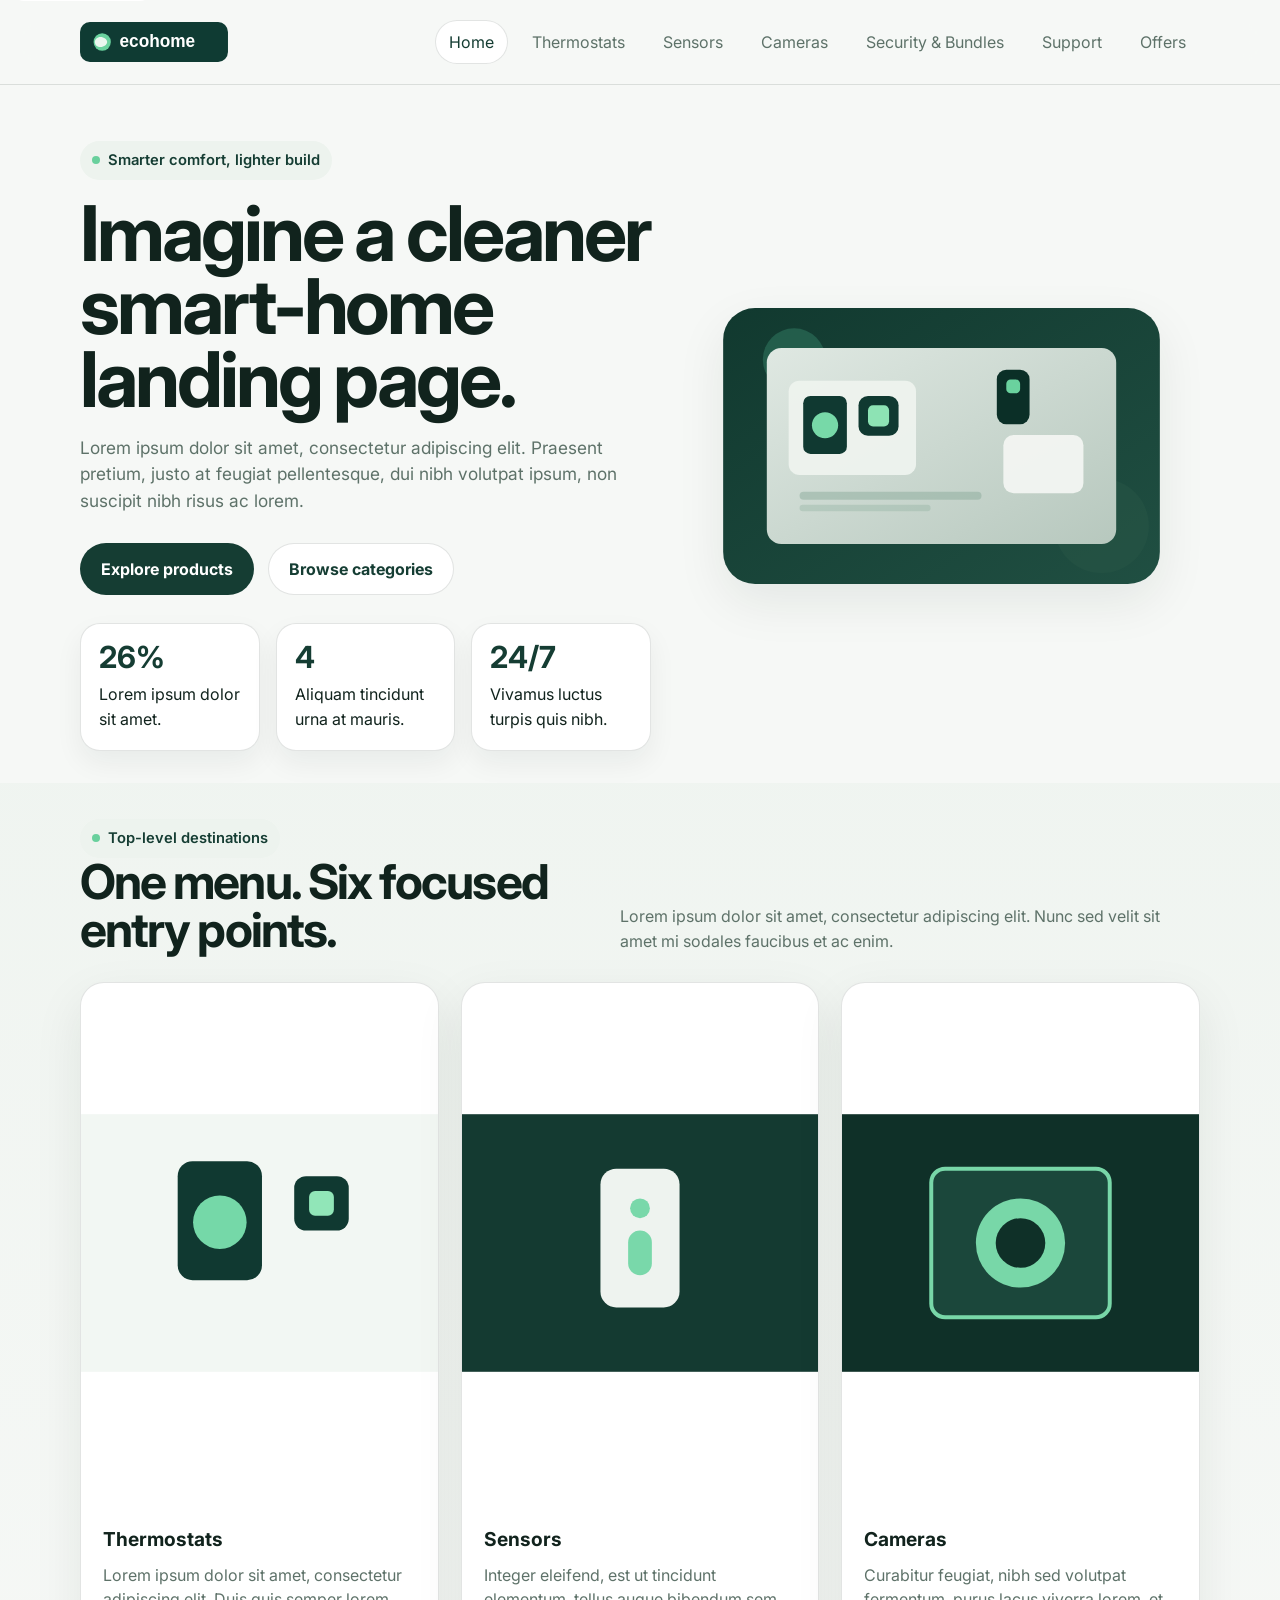
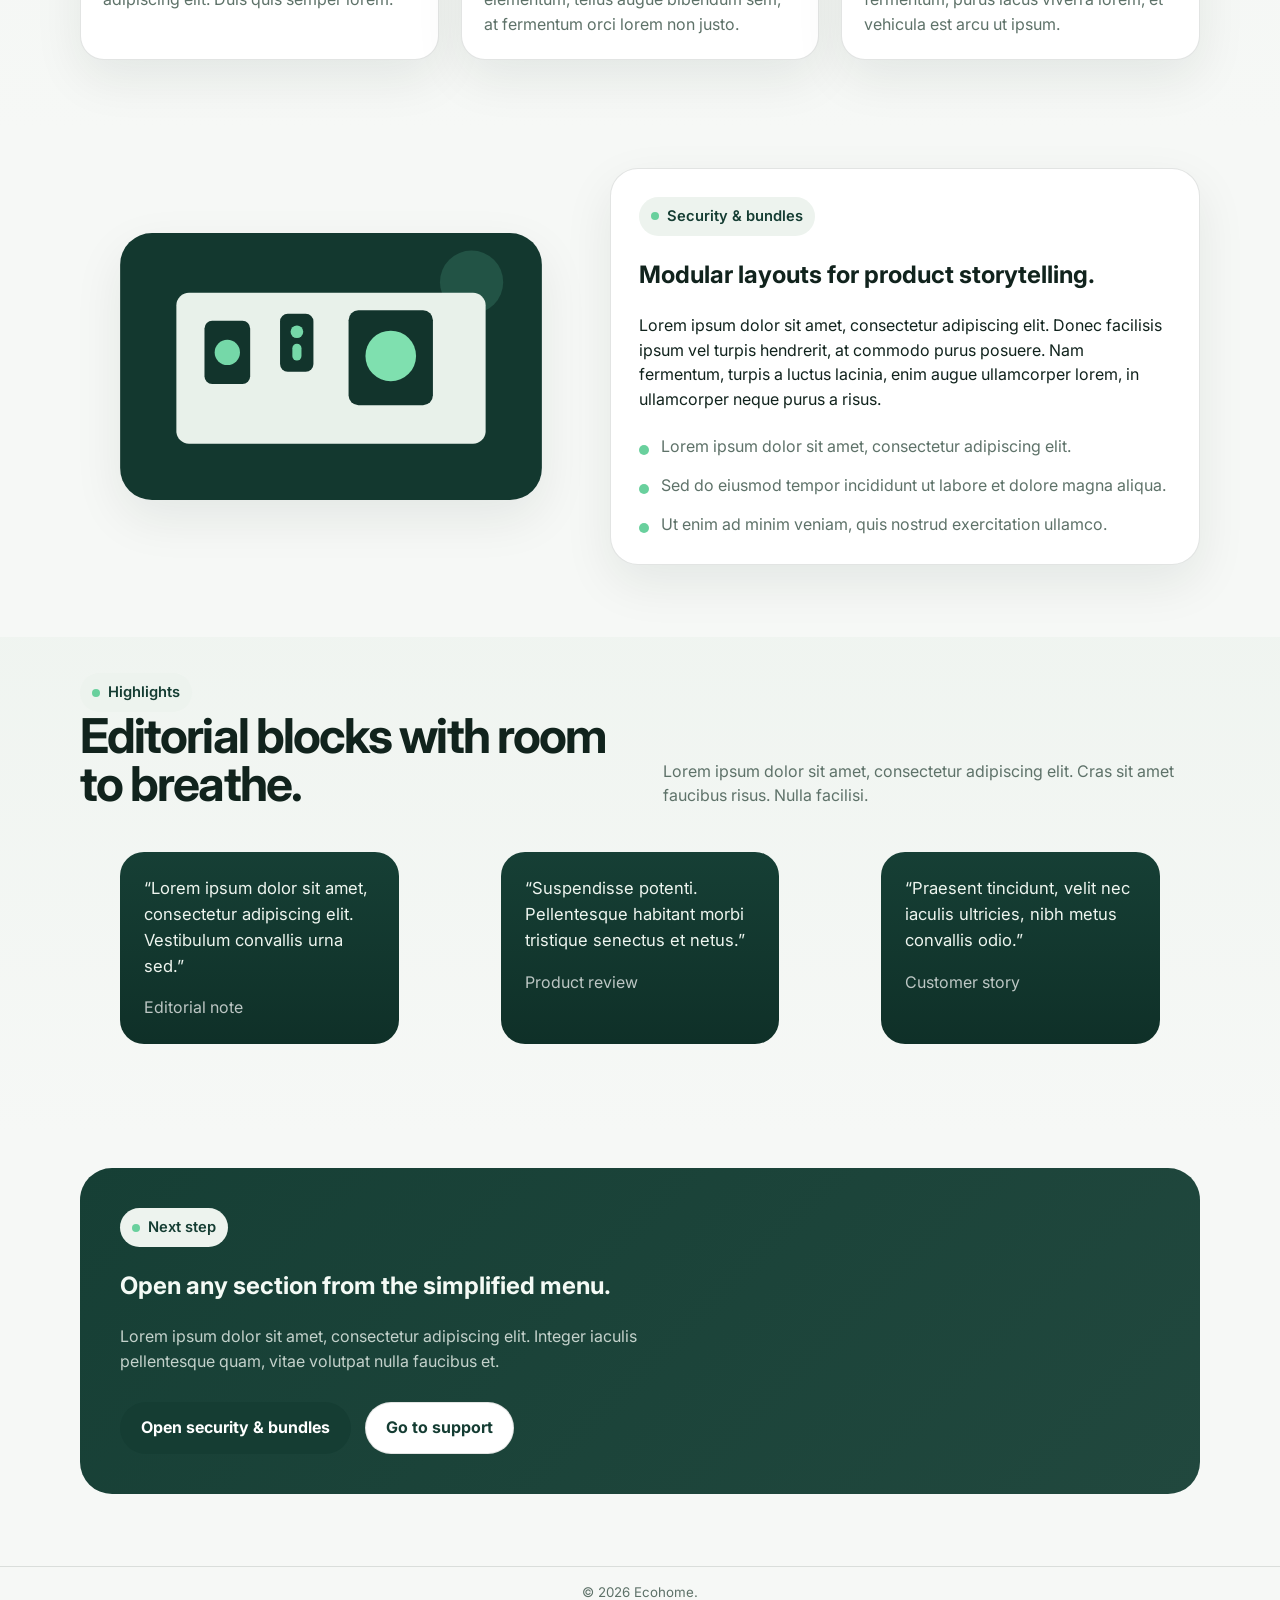
<file: index.html>
<!doctype html>
<html lang="en">

<head>
    <title>Ecohome — Home</title>
    <meta charset="utf-8" />
    <meta name="viewport" content="width=device-width, initial-scale=1" />
    <meta name="description" content="Multi-page website" />
    <meta name="author" content="Serhii Voznytsia" />
    <link rel="preconnect" href="https://fonts.googleapis.com">
    <link rel="preconnect" href="https://fonts.gstatic.com" crossorigin>
    <link href="https://fonts.googleapis.com/css2?family=Inter:wght@400;500;600;700;800&display=swap" rel="stylesheet">
    <link rel="stylesheet" href="css/styles.css">
    <script src="js/main.js" defer></script>
</head>

<body>
    <a class="skip-link" href="#content">Skip to content</a>
    <header class="site-header">
        <div class="container site-header__inner">
            <a class="brand" href="index.html" aria-label="Ecohome home">
                <img src="pic/logo.svg" alt="Ecohome logo" width="148" height="40">
            </a>
            <button class="nav-toggle" data-nav-toggle aria-expanded="false" aria-controls="site-nav">Menu</button>
            <nav class="site-nav" id="site-nav" aria-label="Primary" data-nav>
                <a href="index.html" class="is-active">Home</a>
                <a href="thermostats.html" class="">Thermostats</a>
                <a href="sensors.html" class="">Sensors</a>
                <a href="cameras.html" class="">Cameras</a>
                <a href="security-bundles.html" class="">Security & Bundles</a>
                <a href="support.html" class="">Support</a>
                <a href="offers.html" class="">Offers</a>
            </nav>
        </div>
    </header>
    <main id="content">
        <section class="hero">
            <div class="container hero__grid">
                <div>
                    <span class="eyebrow">Smarter comfort, lighter build</span>
                    <h1>Imagine a cleaner smart-home landing page.</h1>
                    <p>Lorem ipsum dolor sit amet, consectetur adipiscing elit. Praesent pretium, justo at feugiat pellentesque, dui nibh volutpat ipsum, non suscipit nibh risus ac lorem.</p>
                    <div class="hero__actions">
                        <a class="button button--primary" href="thermostats.html">Explore products</a>
                        <a class="button button--secondary" href="#categories">Browse categories</a>
                    </div>
                    <div class="hero__stats">
                        <article class="stat reveal"><strong>26%</strong><span>Lorem ipsum dolor sit amet.</span></article>
                        <article class="stat reveal"><strong>4</strong><span>Aliquam tincidunt urna at mauris.</span></article>
                        <article class="stat reveal"><strong>24/7</strong><span>Vivamus luctus turpis quis nibh.</span></article>
                    </div>
                </div>
                <figure class="visual-card reveal">
                    <img src="pic/hero-home.svg" alt="Minimal smart-home product illustration" width="1200" height="760">
                </figure>
            </div>
        </section>
        <section class="section section--alt" id="categories">
            <div class="container">
                <div class="section__head reveal">
                    <div>
                        <span class="eyebrow">Top-level destinations</span>
                        <h2>One menu. Six focused entry points.</h2>
                    </div>
                    <p>Lorem ipsum dolor sit amet, consectetur adipiscing elit. Nunc sed velit sit amet mi sodales faucibus et ac enim.</p>
                </div>
                <div class="card-grid">
                    <article class="card reveal">
                        <img src="pic/card-1.svg" alt="Thermostat and sensor illustration" width="720" height="520">
                        <div class="card__body">
                            <h3>Thermostats</h3>
                            <p>Lorem ipsum dolor sit amet, consectetur adipiscing elit. Duis quis semper lorem.</p>
                        </div>
                    </article>
                    <article class="card reveal">
                        <img src="pic/card-2.svg" alt="Sensor illustration" width="720" height="520">
                        <div class="card__body">
                            <h3>Sensors</h3>
                            <p>Integer eleifend, est ut tincidunt elementum, tellus augue bibendum sem, at fermentum orci lorem non justo.</p>
                        </div>
                    </article>
                    <article class="card reveal">
                        <img src="pic/card-3.svg" alt="Camera lens illustration" width="720" height="520">
                        <div class="card__body">
                            <h3>Cameras</h3>
                            <p>Curabitur feugiat, nibh sed volutpat fermentum, purus lacus viverra lorem, et vehicula est arcu ut ipsum.</p>
                        </div>
                    </article>
                </div>
            </div>
        </section>
        <section class="section">
            <div class="container split">
                <figure class="visual-card reveal"><img src="pic/hero-bundles.svg" alt="Bundle illustration" width="1200" height="760"></figure>
                <div class="panel reveal">
                    <span class="eyebrow">Security & bundles</span>
                    <h2>Modular layouts for product storytelling.</h2>
                    <p>Lorem ipsum dolor sit amet, consectetur adipiscing elit. Donec facilisis ipsum vel turpis hendrerit, at commodo purus posuere. Nam fermentum, turpis a luctus lacinia, enim augue ullamcorper lorem, in ullamcorper neque purus a risus.</p>
                    <ul class="feature-list">
                        <li>Lorem ipsum dolor sit amet, consectetur adipiscing elit.</li>
                        <li>Sed do eiusmod tempor incididunt ut labore et dolore magna aliqua.</li>
                        <li>Ut enim ad minim veniam, quis nostrud exercitation ullamco.</li>
                    </ul>
                </div>
            </div>
        </section>
        <section class="section section--alt">
            <div class="container">
                <div class="section__head reveal">
                    <div>
                        <span class="eyebrow">Highlights</span>
                        <h2>Editorial blocks with room to breathe.</h2>
                    </div>
                    <p>Lorem ipsum dolor sit amet, consectetur adipiscing elit. Cras sit amet faucibus risus. Nulla facilisi.</p>
                </div>
                <div class="quote-grid">
                    <blockquote class="quote reveal">
                        <p>“Lorem ipsum dolor sit amet, consectetur adipiscing elit. Vestibulum convallis urna sed.”</p><cite>Editorial note</cite>
                    </blockquote>
                    <blockquote class="quote reveal">
                        <p>“Suspendisse potenti. Pellentesque habitant morbi tristique senectus et netus.”</p><cite>Product review</cite>
                    </blockquote>
                    <blockquote class="quote reveal">
                        <p>“Praesent tincidunt, velit nec iaculis ultricies, nibh metus convallis odio.”</p><cite>Customer story</cite>
                    </blockquote>
                </div>
            </div>
        </section>
        <section class="section">
            <div class="container cta reveal">
                <span class="eyebrow">Next step</span>
                <h2>Open any section from the simplified menu.</h2>
                <p>Lorem ipsum dolor sit amet, consectetur adipiscing elit. Integer iaculis pellentesque quam, vitae volutpat nulla faucibus et.</p>
                <div class="cta__actions">
                    <a class="button button--primary" href="security-bundles.html">Open security & bundles</a>
                    <a class="button button--secondary" href="support.html">Go to support</a>
                </div>
            </div>
        </section>
    </main>
    <footer class="site-footer">
        <div class="container site-footer__grid">
            <small>© <span data-year></span> Ecohome.</small>
        </div>
    </footer>
</body>

</html>
</file>
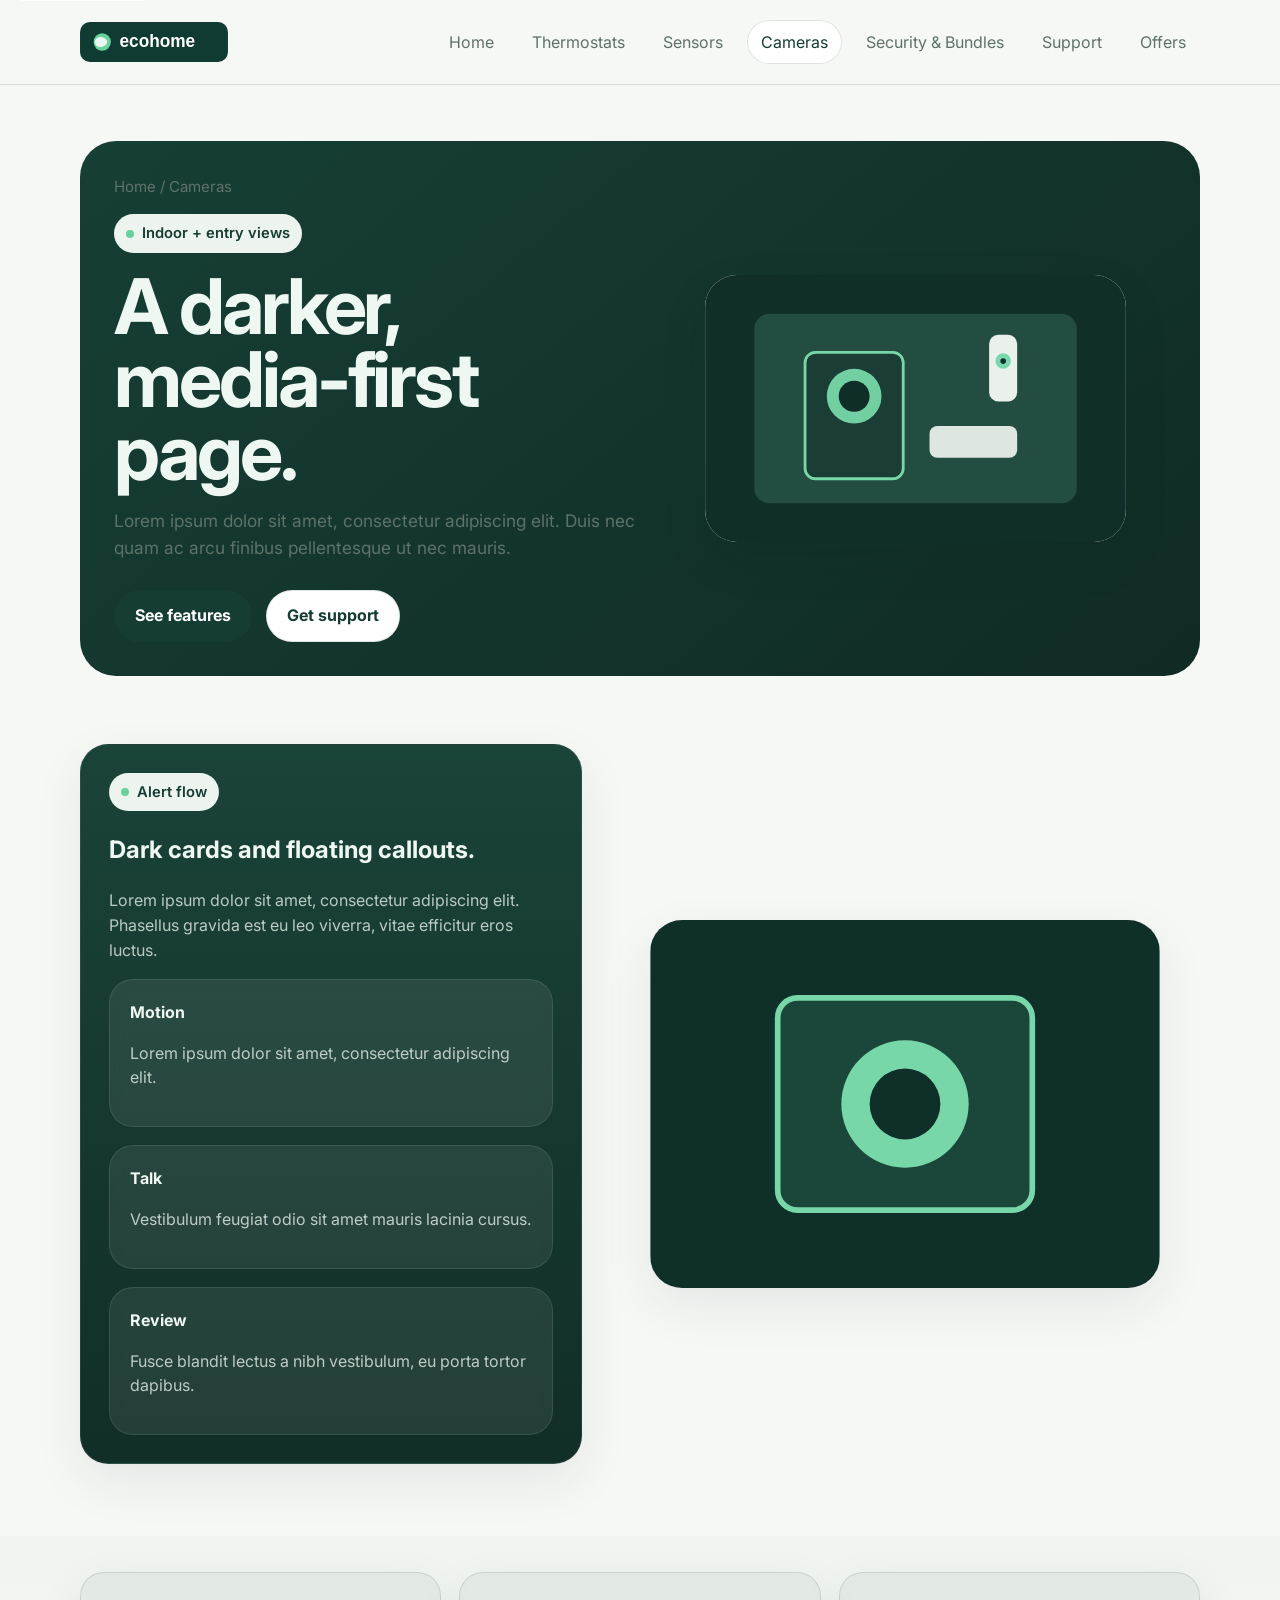
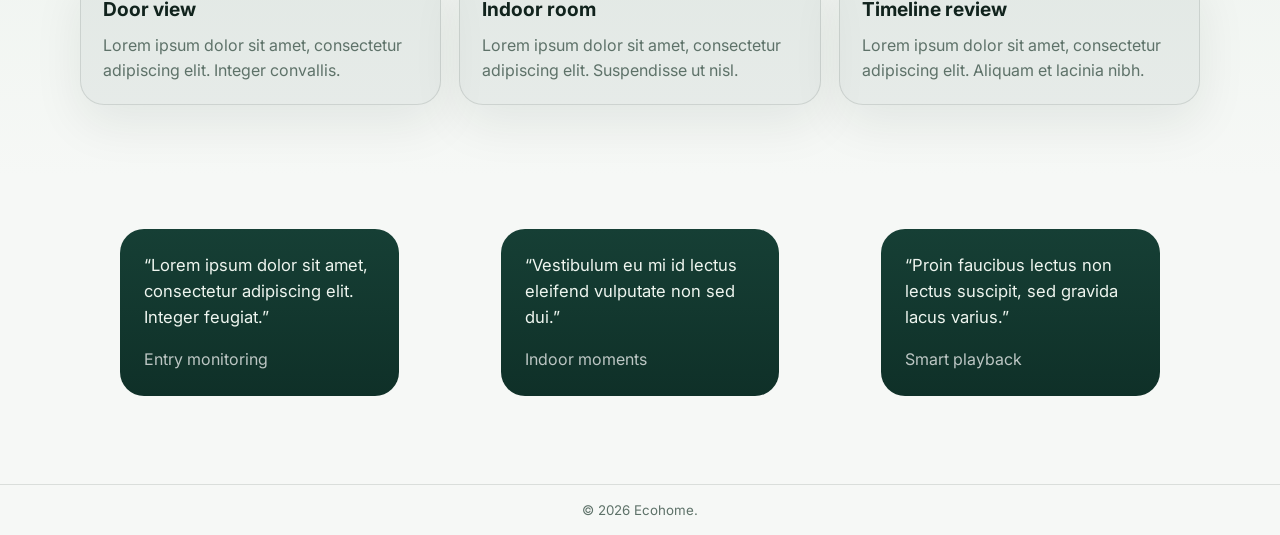
<file: cameras.html>
<!doctype html>
<html lang="en">

<head>
    <title>Ecohome — Cameras</title>
    <meta charset="utf-8">
    <meta name="viewport" content="width=device-width, initial-scale=1">
    <meta name="description" content="Multi-page website" />
    <meta name="author" content="Serhii Voznytsia" />
    <link rel="preconnect" href="https://fonts.googleapis.com">
    <link rel="preconnect" href="https://fonts.gstatic.com" crossorigin>
    <link href="https://fonts.googleapis.com/css2?family=Inter:wght@400;500;600;700;800&display=swap" rel="stylesheet">
    <link rel="stylesheet" href="css/styles.css">
    <script src="js/main.js" defer></script>
</head>

<body>
    <a class="skip-link" href="#content">Skip to content</a>
    <header class="site-header">
        <div class="container site-header__inner">
            <a class="brand" href="index.html" aria-label="Ecohome home"><img src="pic/logo.svg" alt="Ecohome logo" width="148" height="40"></a>
            <button class="nav-toggle" data-nav-toggle aria-expanded="false" aria-controls="site-nav">Menu</button>
            <nav class="site-nav" id="site-nav" aria-label="Primary" data-nav>
                <a href="index.html">Home</a><a href="thermostats.html">Thermostats</a><a href="sensors.html">Sensors</a><a href="cameras.html" class="is-active">Cameras</a><a href="security-bundles.html">Security &amp; Bundles</a><a href="support.html">Support</a><a href="offers.html">Offers</a>
            </nav>
        </div>
    </header>
    <main id="content">
        <section class="page-hero">
            <div class="container media-stage reveal">
                <div class="media-stage__grid">
                    <div>
                        <div class="breadcrumbs muted-light">Home / Cameras</div>
                        <span class="eyebrow">Indoor + entry views</span>
                        <h1 class="display-title">A darker, media-first page.</h1>
                        <p class="muted-light">Lorem ipsum dolor sit amet, consectetur adipiscing elit. Duis nec quam ac arcu finibus pellentesque ut nec mauris.</p>
                        <div class="hero__actions"><a class="button button--primary" href="#features">See features</a><a class="button button--secondary" href="support.html">Get support</a></div>
                    </div>
                    <figure class="visual-card"><img src="pic/hero-camera.svg" alt="Section illustration for cameras" width="1200" height="760"></figure>
                </div>
            </div>
        </section>
        <section class="section" id="features">
            <div class="container split">
                <div class="panel panel--dark reveal">
                    <span class="eyebrow">Alert flow</span>
                    <h2>Dark cards and floating callouts.</h2>
                    <p>Lorem ipsum dolor sit amet, consectetur adipiscing elit. Phasellus gravida est eu leo viverra, vitae efficitur eros luctus.</p>
                    <div class="floating-panels">
                        <article><strong>Motion</strong>
                            <p class="muted-light">Lorem ipsum dolor sit amet, consectetur adipiscing elit.</p>
                        </article>
                        <article><strong>Talk</strong>
                            <p class="muted-light">Vestibulum feugiat odio sit amet mauris lacinia cursus.</p>
                        </article>
                        <article><strong>Review</strong>
                            <p class="muted-light">Fusce blandit lectus a nibh vestibulum, eu porta tortor dapibus.</p>
                        </article>
                    </div>
                </div>
                <figure class="visual-card reveal"><img src="pic/card-3.svg" alt="Camera lens illustration" width="1200" height="760"></figure>
            </div>
        </section>
        <section class="section section--alt">
            <div class="container dark-grid">
                <article class="card reveal">
                    <div class="card__body">
                        <h3>Door view</h3>
                        <p>Lorem ipsum dolor sit amet, consectetur adipiscing elit. Integer convallis.</p>
                    </div>
                </article>
                <article class="card reveal">
                    <div class="card__body">
                        <h3>Indoor room</h3>
                        <p>Lorem ipsum dolor sit amet, consectetur adipiscing elit. Suspendisse ut nisl.</p>
                    </div>
                </article>
                <article class="card reveal">
                    <div class="card__body">
                        <h3>Timeline review</h3>
                        <p>Lorem ipsum dolor sit amet, consectetur adipiscing elit. Aliquam et lacinia nibh.</p>
                    </div>
                </article>
            </div>
        </section>
        <section class="section">
            <div class="container quote-grid">
                <blockquote class="quote reveal">
                    <p>“Lorem ipsum dolor sit amet, consectetur adipiscing elit. Integer feugiat.”</p><cite>Entry monitoring</cite>
                </blockquote>
                <blockquote class="quote reveal">
                    <p>“Vestibulum eu mi id lectus eleifend vulputate non sed dui.”</p><cite>Indoor moments</cite>
                </blockquote>
                <blockquote class="quote reveal">
                    <p>“Proin faucibus lectus non lectus suscipit, sed gravida lacus varius.”</p><cite>Smart playback</cite>
                </blockquote>
            </div>
        </section>
    </main>
    <footer class="site-footer">
        <div class="container site-footer__grid">
            <small>© <span data-year></span> Ecohome.</small>
        </div>
    </footer>
</body>

</html>
</file>
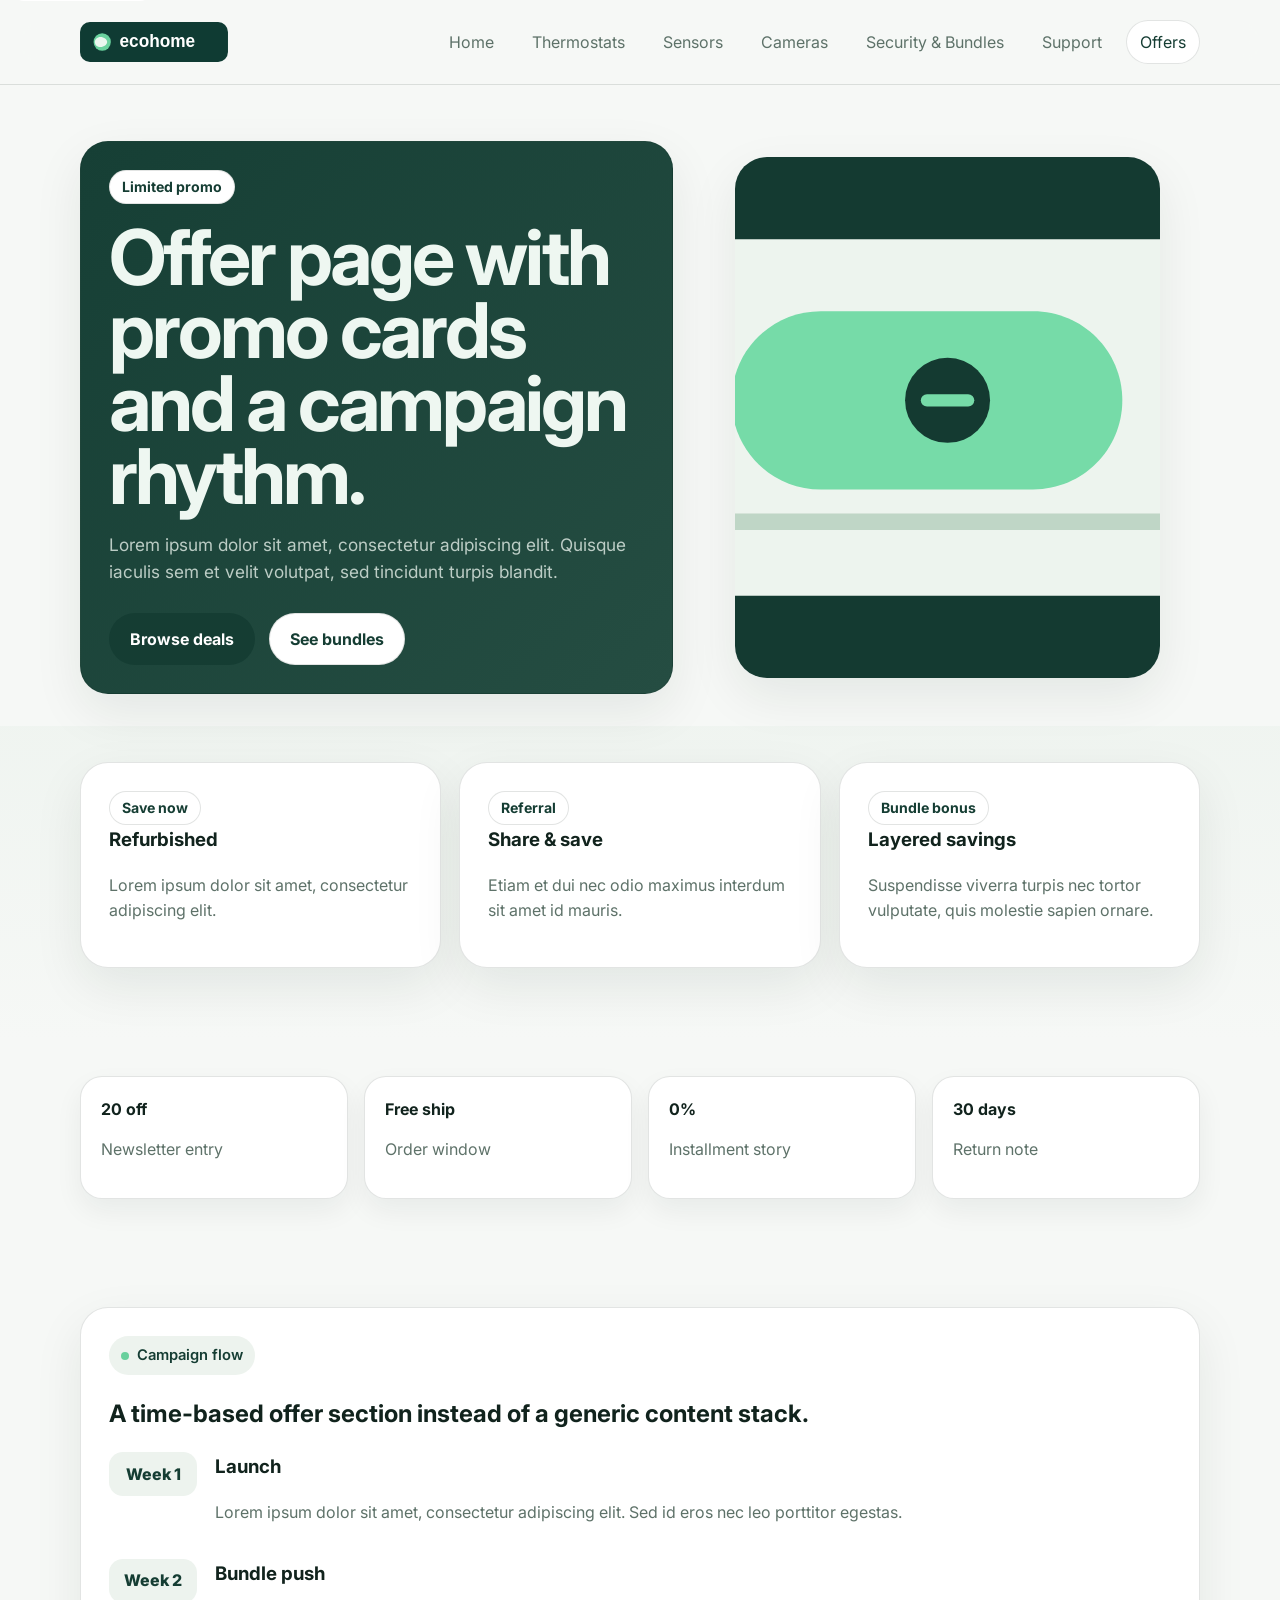
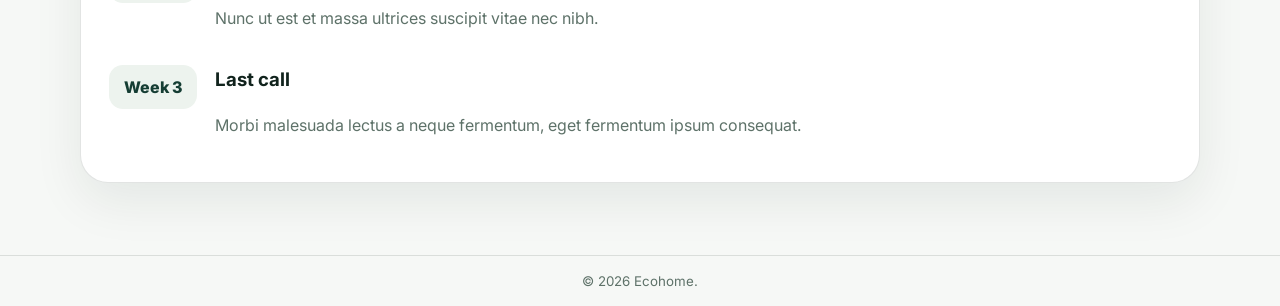
<file: offers.html>
<!doctype html>
<html lang="en">

<head>
    <title>Ecohome — Offers</title>
    <meta charset="utf-8">
    <meta name="viewport" content="width=device-width, initial-scale=1">
    <meta name="description" content="Multi-page website" />
    <meta name="author" content="Serhii Voznytsia" />
    <link rel="preconnect" href="https://fonts.googleapis.com">
    <link rel="preconnect" href="https://fonts.gstatic.com" crossorigin>
    <link href="https://fonts.googleapis.com/css2?family=Inter:wght@400;500;600;700;800&display=swap" rel="stylesheet">
    <link rel="stylesheet" href="css/styles.css">
    <script src="js/main.js" defer></script>
</head>

<body>
    <a class="skip-link" href="#content">Skip to content</a>
    <header class="site-header">
        <div class="container site-header__inner">
            <a class="brand" href="index.html" aria-label="Ecohome home"><img src="pic/logo.svg" alt="Ecohome logo" width="148" height="40"></a>
            <button class="nav-toggle" data-nav-toggle aria-expanded="false" aria-controls="site-nav">Menu</button>
            <nav class="site-nav" id="site-nav" aria-label="Primary" data-nav>
                <a href="index.html">Home</a><a href="thermostats.html">Thermostats</a><a href="sensors.html">Sensors</a><a href="cameras.html">Cameras</a><a href="security-bundles.html">Security &amp; Bundles</a><a href="support.html">Support</a><a href="offers.html" class="is-active">Offers</a>
            </nav>
        </div>
    </header>
    <main id="content">
        <section class="page-hero">
            <div class="container offers-hero">
                <article class="promo-card promo-card--accent reveal">
                    <span class="ribbon">Limited promo</span>
                    <h1>Offer page with promo cards and a campaign rhythm.</h1>
                    <p>Lorem ipsum dolor sit amet, consectetur adipiscing elit. Quisque iaculis sem et velit volutpat, sed tincidunt turpis blandit.</p>
                    <div class="hero__actions"><a class="button button--primary" href="#deals">Browse deals</a><a class="button button--secondary" href="security-bundles.html">See bundles</a></div>
                </article>
                <figure class="visual-card reveal"><img src="pic/hero-offers.svg" alt="Section illustration for offers" width="1200" height="760"></figure>
            </div>
        </section>
        <section class="section section--alt" id="deals">
            <div class="container promo-grid">
                <article class="promo-card reveal"><span class="ribbon">Save now</span>
                    <h3>Refurbished</h3>
                    <p class="muted">Lorem ipsum dolor sit amet, consectetur adipiscing elit.</p>
                </article>
                <article class="promo-card reveal"><span class="ribbon">Referral</span>
                    <h3>Share &amp; save</h3>
                    <p class="muted">Etiam et dui nec odio maximus interdum sit amet id mauris.</p>
                </article>
                <article class="promo-card reveal"><span class="ribbon">Bundle bonus</span>
                    <h3>Layered savings</h3>
                    <p class="muted">Suspendisse viverra turpis nec tortor vulputate, quis molestie sapien ornare.</p>
                </article>
            </div>
        </section>
        <section class="section">
            <div class="container offer-strip">
                <article class="reveal"><strong>20 off</strong>
                    <p class="muted">Newsletter entry</p>
                </article>
                <article class="reveal"><strong>Free ship</strong>
                    <p class="muted">Order window</p>
                </article>
                <article class="reveal"><strong>0%</strong>
                    <p class="muted">Installment story</p>
                </article>
                <article class="reveal"><strong>30 days</strong>
                    <p class="muted">Return note</p>
                </article>
            </div>
        </section>
        <section class="section">
            <div class="container timeline-card reveal">
                <span class="eyebrow">Campaign flow</span>
                <h2>A time-based offer section instead of a generic content stack.</h2>
                <div class="timeline">
                    <article><time>Week 1</time>
                        <div>
                            <h3>Launch</h3>
                            <p class="muted">Lorem ipsum dolor sit amet, consectetur adipiscing elit. Sed id eros nec leo porttitor egestas.</p>
                        </div>
                    </article>
                    <article><time>Week 2</time>
                        <div>
                            <h3>Bundle push</h3>
                            <p class="muted">Nunc ut est et massa ultrices suscipit vitae nec nibh.</p>
                        </div>
                    </article>
                    <article><time>Week 3</time>
                        <div>
                            <h3>Last call</h3>
                            <p class="muted">Morbi malesuada lectus a neque fermentum, eget fermentum ipsum consequat.</p>
                        </div>
                    </article>
                </div>
            </div>
        </section>
    </main>
    <footer class="site-footer">
        <div class="container site-footer__grid">
            <small>© <span data-year></span> Ecohome.</small>
        </div>
    </footer>
</body>

</html>
</file>
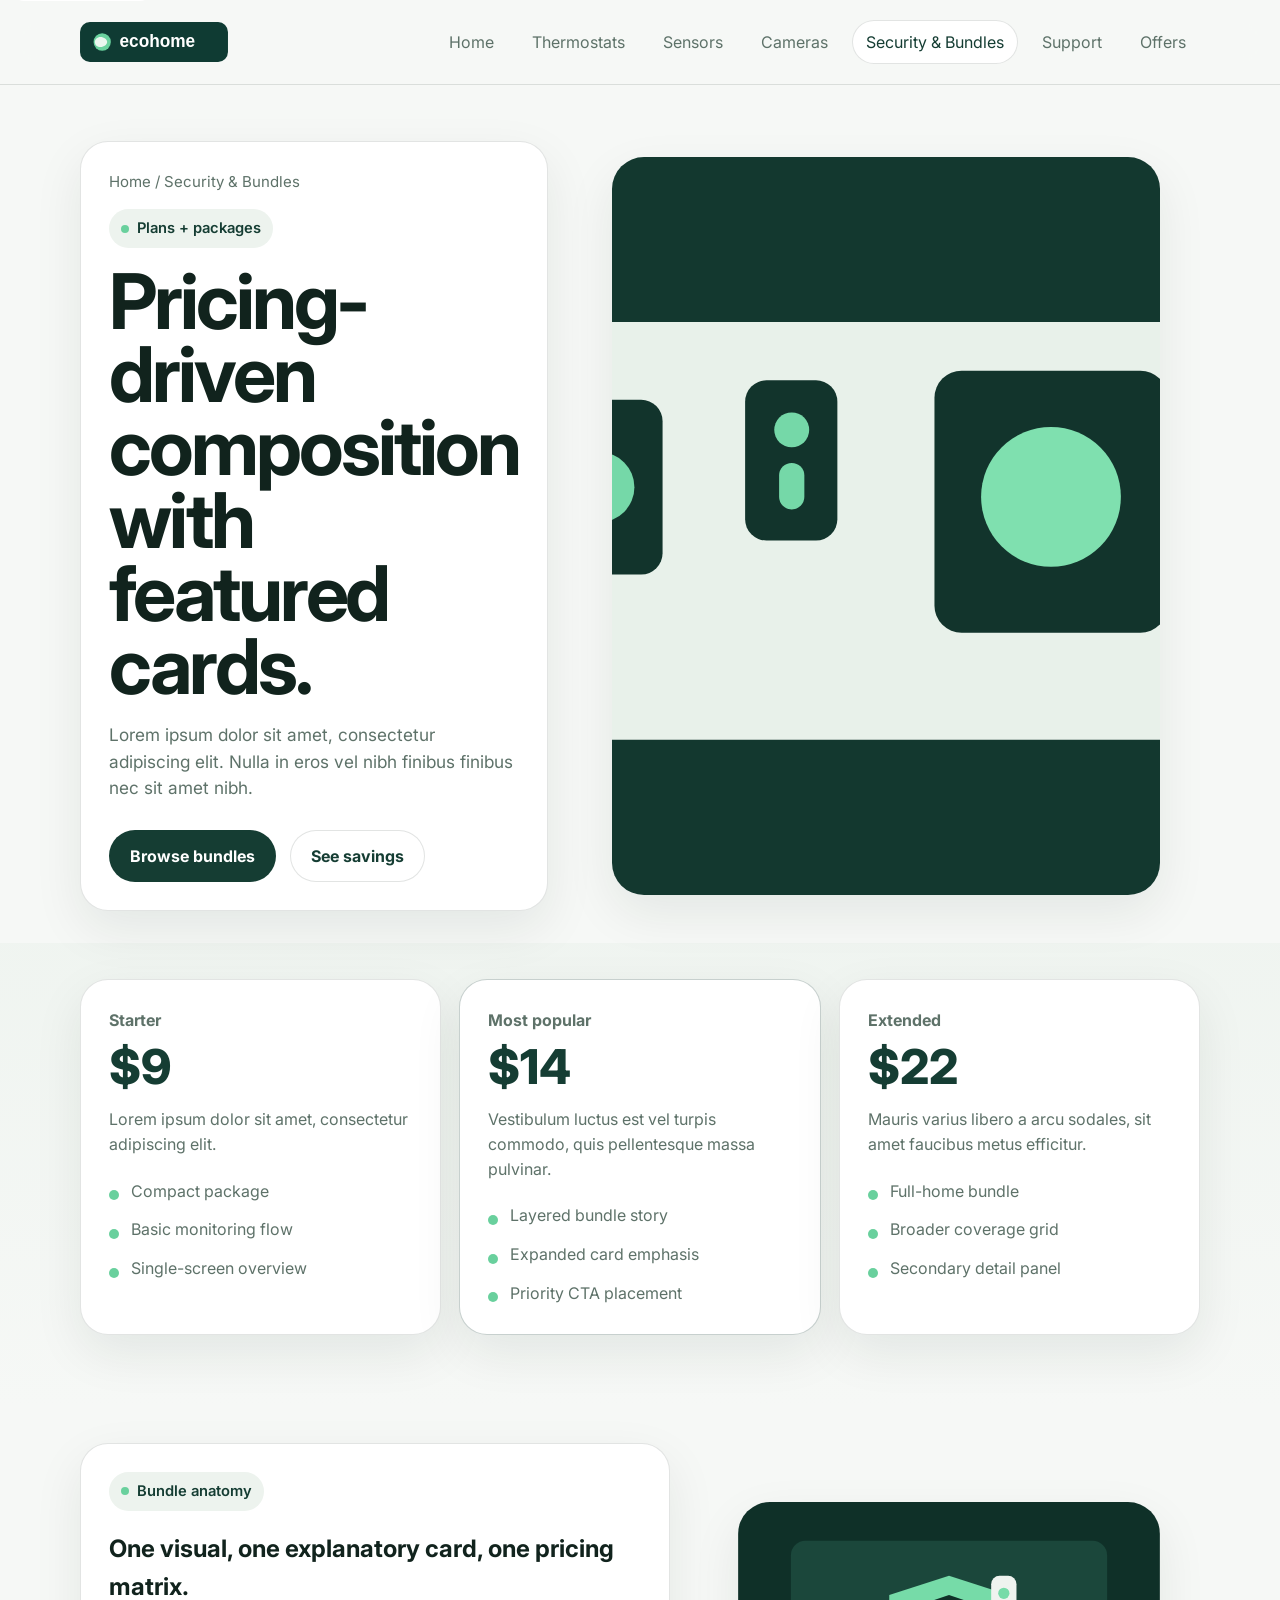
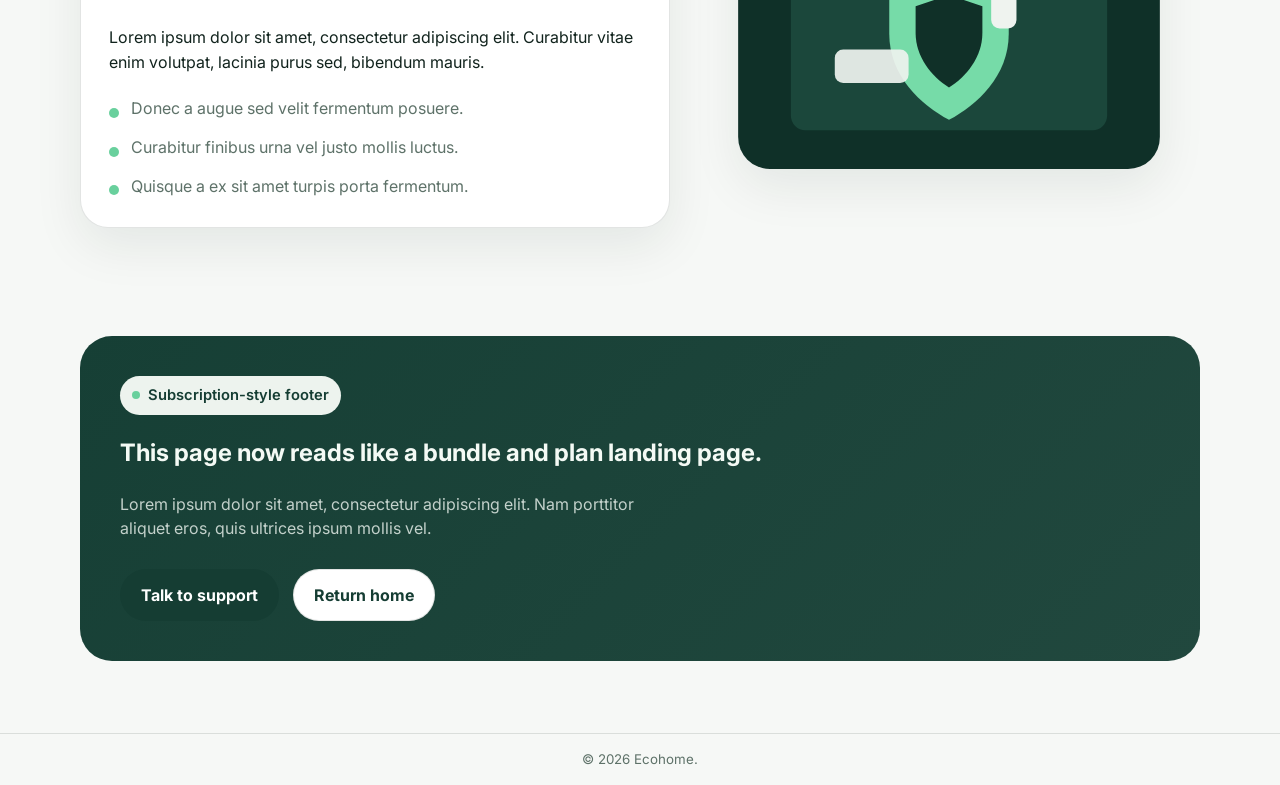
<file: security-bundles.html>
<!doctype html>
<html lang="en">

<head>
    <title>Ecohome — Security & Bundles</title>
    <meta charset="utf-8">
    <meta name="viewport" content="width=device-width, initial-scale=1">
    <meta name="description" content="Multi-page website" />
    <meta name="author" content="Serhii Voznytsia" />
    <link rel="preconnect" href="https://fonts.googleapis.com">
    <link rel="preconnect" href="https://fonts.gstatic.com" crossorigin>
    <link href="https://fonts.googleapis.com/css2?family=Inter:wght@400;500;600;700;800&display=swap" rel="stylesheet">
    <link rel="stylesheet" href="css/styles.css">
    <script src="js/main.js" defer></script>
</head>

<body>
    <a class="skip-link" href="#content">Skip to content</a>
    <header class="site-header">
        <div class="container site-header__inner">
            <a class="brand" href="index.html" aria-label="Ecohome home"><img src="pic/logo.svg" alt="Ecohome logo" width="148" height="40"></a>
            <button class="nav-toggle" data-nav-toggle aria-expanded="false" aria-controls="site-nav">Menu</button>
            <nav class="site-nav" id="site-nav" aria-label="Primary" data-nav>
                <a href="index.html">Home</a><a href="thermostats.html">Thermostats</a><a href="sensors.html">Sensors</a><a href="cameras.html">Cameras</a><a href="security-bundles.html" class="is-active">Security &amp; Bundles</a><a href="support.html">Support</a><a href="offers.html">Offers</a>
            </nav>
        </div>
    </header>
    <main id="content">
        <section class="page-hero">
            <div class="container bundle-shell">
                <div class="panel reveal">
                    <div class="breadcrumbs">Home / Security &amp; Bundles</div>
                    <span class="eyebrow">Plans + packages</span>
                    <h1>Pricing-driven composition with featured cards.</h1>
                    <p>Lorem ipsum dolor sit amet, consectetur adipiscing elit. Nulla in eros vel nibh finibus finibus nec sit amet nibh.</p>
                    <div class="hero__actions"><a class="button button--primary" href="#plans">Browse bundles</a><a class="button button--secondary" href="offers.html">See savings</a></div>
                </div>
                <figure class="visual-card reveal"><img src="pic/hero-bundles.svg" alt="Section illustration for bundles" width="1200" height="760"></figure>
            </div>
        </section>
        <section class="section section--alt" id="plans">
            <div class="container plan-grid">
                <article class="plan-card reveal"><span class="tier">Starter</span>
                    <div class="price">$9</div>
                    <p class="muted">Lorem ipsum dolor sit amet, consectetur adipiscing elit.</p>
                    <ul class="feature-list">
                        <li>Compact package</li>
                        <li>Basic monitoring flow</li>
                        <li>Single-screen overview</li>
                    </ul>
                </article>
                <article class="plan-card plan-card--featured reveal"><span class="tier">Most popular</span>
                    <div class="price">$14</div>
                    <p class="muted">Vestibulum luctus est vel turpis commodo, quis pellentesque massa pulvinar.</p>
                    <ul class="feature-list">
                        <li>Layered bundle story</li>
                        <li>Expanded card emphasis</li>
                        <li>Priority CTA placement</li>
                    </ul>
                </article>
                <article class="plan-card reveal"><span class="tier">Extended</span>
                    <div class="price">$22</div>
                    <p class="muted">Mauris varius libero a arcu sodales, sit amet faucibus metus efficitur.</p>
                    <ul class="feature-list">
                        <li>Full-home bundle</li>
                        <li>Broader coverage grid</li>
                        <li>Secondary detail panel</li>
                    </ul>
                </article>
            </div>
        </section>
        <section class="section">
            <div class="container split split--reverse">
                <div class="panel reveal">
                    <span class="eyebrow">Bundle anatomy</span>
                    <h2>One visual, one explanatory card, one pricing matrix.</h2>
                    <p>Lorem ipsum dolor sit amet, consectetur adipiscing elit. Curabitur vitae enim volutpat, lacinia purus sed, bibendum mauris.</p>
                    <ul class="feature-list">
                        <li>Donec a augue sed velit fermentum posuere.</li>
                        <li>Curabitur finibus urna vel justo mollis luctus.</li>
                        <li>Quisque a ex sit amet turpis porta fermentum.</li>
                    </ul>
                </div>
                <figure class="visual-card reveal"><img src="pic/hero-security.svg" alt="Section illustration for security" width="1200" height="760"></figure>
            </div>
        </section>
        <section class="section">
            <div class="container cta reveal">
                <span class="eyebrow">Subscription-style footer</span>
                <h2>This page now reads like a bundle and plan landing page.</h2>
                <p>Lorem ipsum dolor sit amet, consectetur adipiscing elit. Nam porttitor aliquet eros, quis ultrices ipsum mollis vel.</p>
                <div class="cta__actions"><a class="button button--primary" href="support.html">Talk to support</a><a class="button button--secondary" href="index.html">Return home</a></div>
            </div>
        </section>
    </main>
    <footer class="site-footer">
        <div class="container site-footer__grid">
            <small>© <span data-year></span> Ecohome.</small>
        </div>
    </footer>
</body>

</html>
</file>
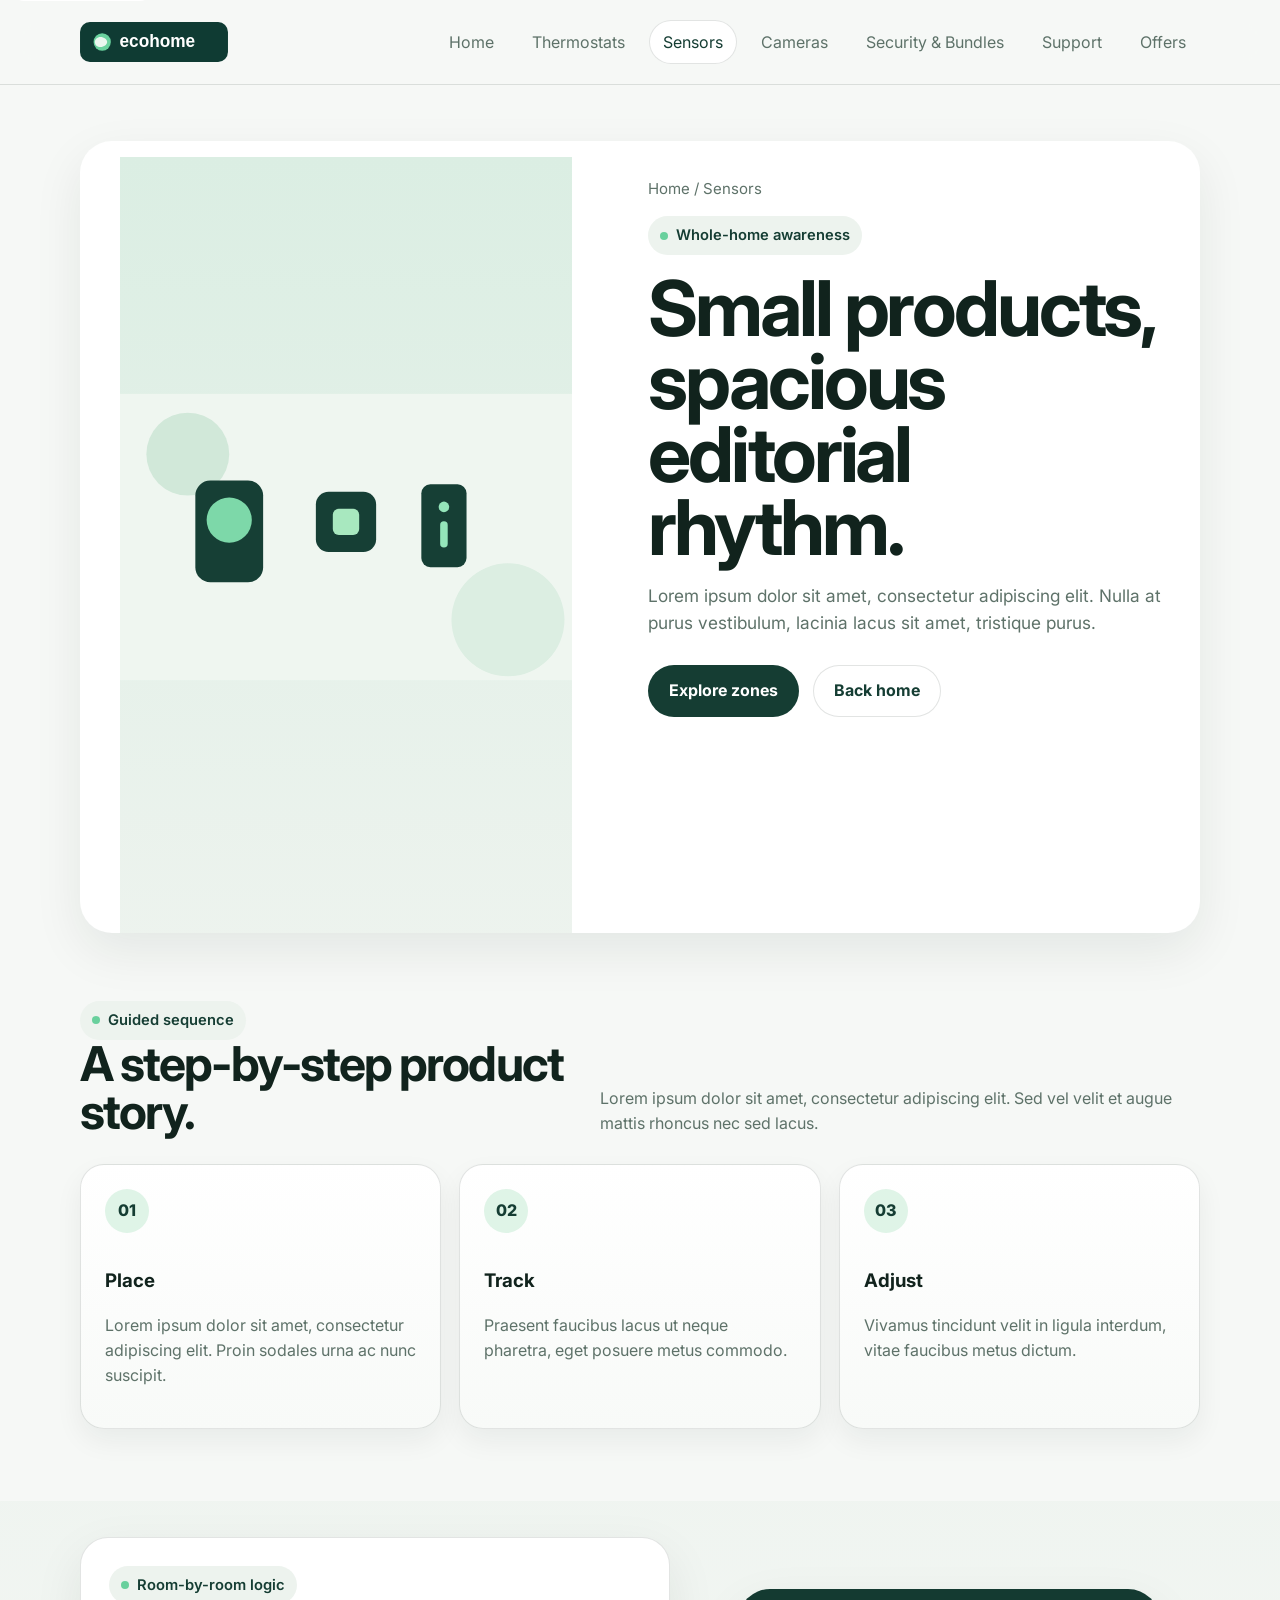
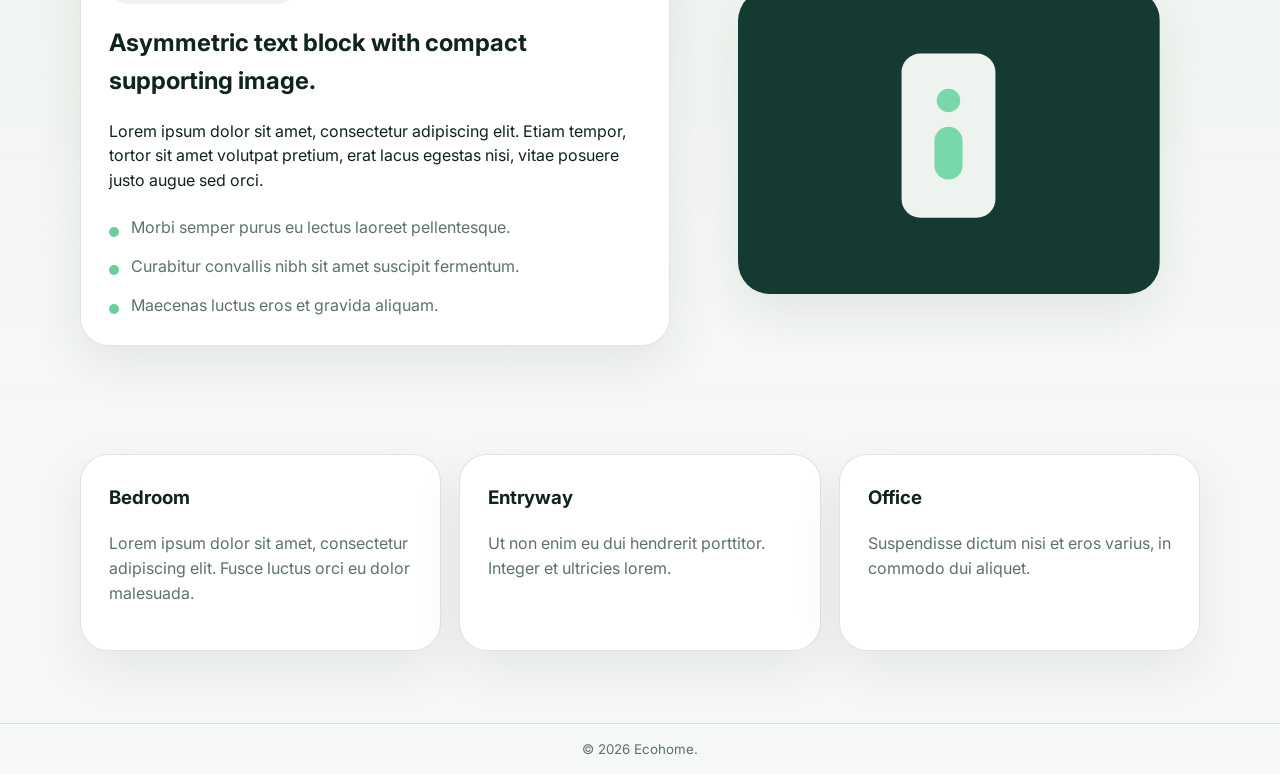
<file: sensors.html>
<!doctype html>
<html lang="en">

<head>
    <title>Ecohome — Sensors</title>
    <meta charset="utf-8">
    <meta name="viewport" content="width=device-width, initial-scale=1">
    <meta name="description" content="Multi-page website" />
    <meta name="author" content="Serhii Voznytsia" />
    <link rel="preconnect" href="https://fonts.googleapis.com">
    <link rel="preconnect" href="https://fonts.gstatic.com" crossorigin>
    <link href="https://fonts.googleapis.com/css2?family=Inter:wght@400;500;600;700;800&display=swap" rel="stylesheet">
    <link rel="stylesheet" href="css/styles.css">
    <script src="js/main.js" defer></script>
</head>

<body>
    <a class="skip-link" href="#content">Skip to content</a>
    <header class="site-header">
        <div class="container site-header__inner">
            <a class="brand" href="index.html" aria-label="Ecohome home"><img src="pic/logo.svg" alt="Ecohome logo" width="148" height="40"></a>
            <button class="nav-toggle" data-nav-toggle aria-expanded="false" aria-controls="site-nav">Menu</button>
            <nav class="site-nav" id="site-nav" aria-label="Primary" data-nav>
                <a href="index.html">Home</a><a href="thermostats.html">Thermostats</a><a href="sensors.html" class="is-active">Sensors</a><a href="cameras.html">Cameras</a><a href="security-bundles.html">Security &amp; Bundles</a><a href="support.html">Support</a><a href="offers.html">Offers</a>
            </nav>
        </div>
    </header>
    <main id="content">
        <section class="page-hero">
            <div class="container editorial">
                <figure class="editorial__media reveal"><img src="pic/hero-sensors.svg" alt="Section illustration for sensors" width="1200" height="760"></figure>
                <div class="editorial__content reveal">
                    <div class="breadcrumbs">Home / Sensors</div>
                    <span class="eyebrow">Whole-home awareness</span>
                    <h1>Small products, spacious editorial rhythm.</h1>
                    <p>Lorem ipsum dolor sit amet, consectetur adipiscing elit. Nulla at purus vestibulum, lacinia lacus sit amet, tristique purus.</p>
                    <div class="hero__actions"><a class="button button--primary" href="#zones">Explore zones</a><a class="button button--secondary" href="index.html">Back home</a></div>
                </div>
            </div>
        </section>
        <section class="section" id="zones">
            <div class="container">
                <div class="section__head reveal">
                    <div><span class="eyebrow">Guided sequence</span>
                        <h2>A step-by-step product story.</h2>
                    </div>
                    <p>Lorem ipsum dolor sit amet, consectetur adipiscing elit. Sed vel velit et augue mattis rhoncus nec sed lacus.</p>
                </div>
                <div class="steps-grid">
                    <article class="step-card reveal"><span class="step-index">01</span>
                        <h3>Place</h3>
                        <p class="muted">Lorem ipsum dolor sit amet, consectetur adipiscing elit. Proin sodales urna ac nunc suscipit.</p>
                    </article>
                    <article class="step-card reveal"><span class="step-index">02</span>
                        <h3>Track</h3>
                        <p class="muted">Praesent faucibus lacus ut neque pharetra, eget posuere metus commodo.</p>
                    </article>
                    <article class="step-card reveal"><span class="step-index">03</span>
                        <h3>Adjust</h3>
                        <p class="muted">Vivamus tincidunt velit in ligula interdum, vitae faucibus metus dictum.</p>
                    </article>
                </div>
            </div>
        </section>
        <section class="section section--alt">
            <div class="container split split--reverse">
                <div class="panel reveal">
                    <span class="eyebrow">Room-by-room logic</span>
                    <h2>Asymmetric text block with compact supporting image.</h2>
                    <p>Lorem ipsum dolor sit amet, consectetur adipiscing elit. Etiam tempor, tortor sit amet volutpat pretium, erat lacus egestas nisi, vitae posuere justo augue sed orci.</p>
                    <ul class="feature-list">
                        <li>Morbi semper purus eu lectus laoreet pellentesque.</li>
                        <li>Curabitur convallis nibh sit amet suscipit fermentum.</li>
                        <li>Maecenas luctus eros et gravida aliquam.</li>
                    </ul>
                </div>
                <figure class="visual-card reveal"><img src="pic/card-2.svg" alt="Sensor illustration" width="1200" height="760"></figure>
            </div>
        </section>
        <section class="section">
            <div class="container story-grid">
                <article class="story-card reveal">
                    <h3>Bedroom</h3>
                    <p class="muted">Lorem ipsum dolor sit amet, consectetur adipiscing elit. Fusce luctus orci eu dolor malesuada.</p>
                </article>
                <article class="story-card reveal">
                    <h3>Entryway</h3>
                    <p class="muted">Ut non enim eu dui hendrerit porttitor. Integer et ultricies lorem.</p>
                </article>
                <article class="story-card reveal">
                    <h3>Office</h3>
                    <p class="muted">Suspendisse dictum nisi et eros varius, in commodo dui aliquet.</p>
                </article>
            </div>
        </section>
    </main>
    <footer class="site-footer">
        <div class="container site-footer__grid">
            <small>© <span data-year></span> Ecohome.</small>
        </div>
    </footer>
</body>

</html>
</file>
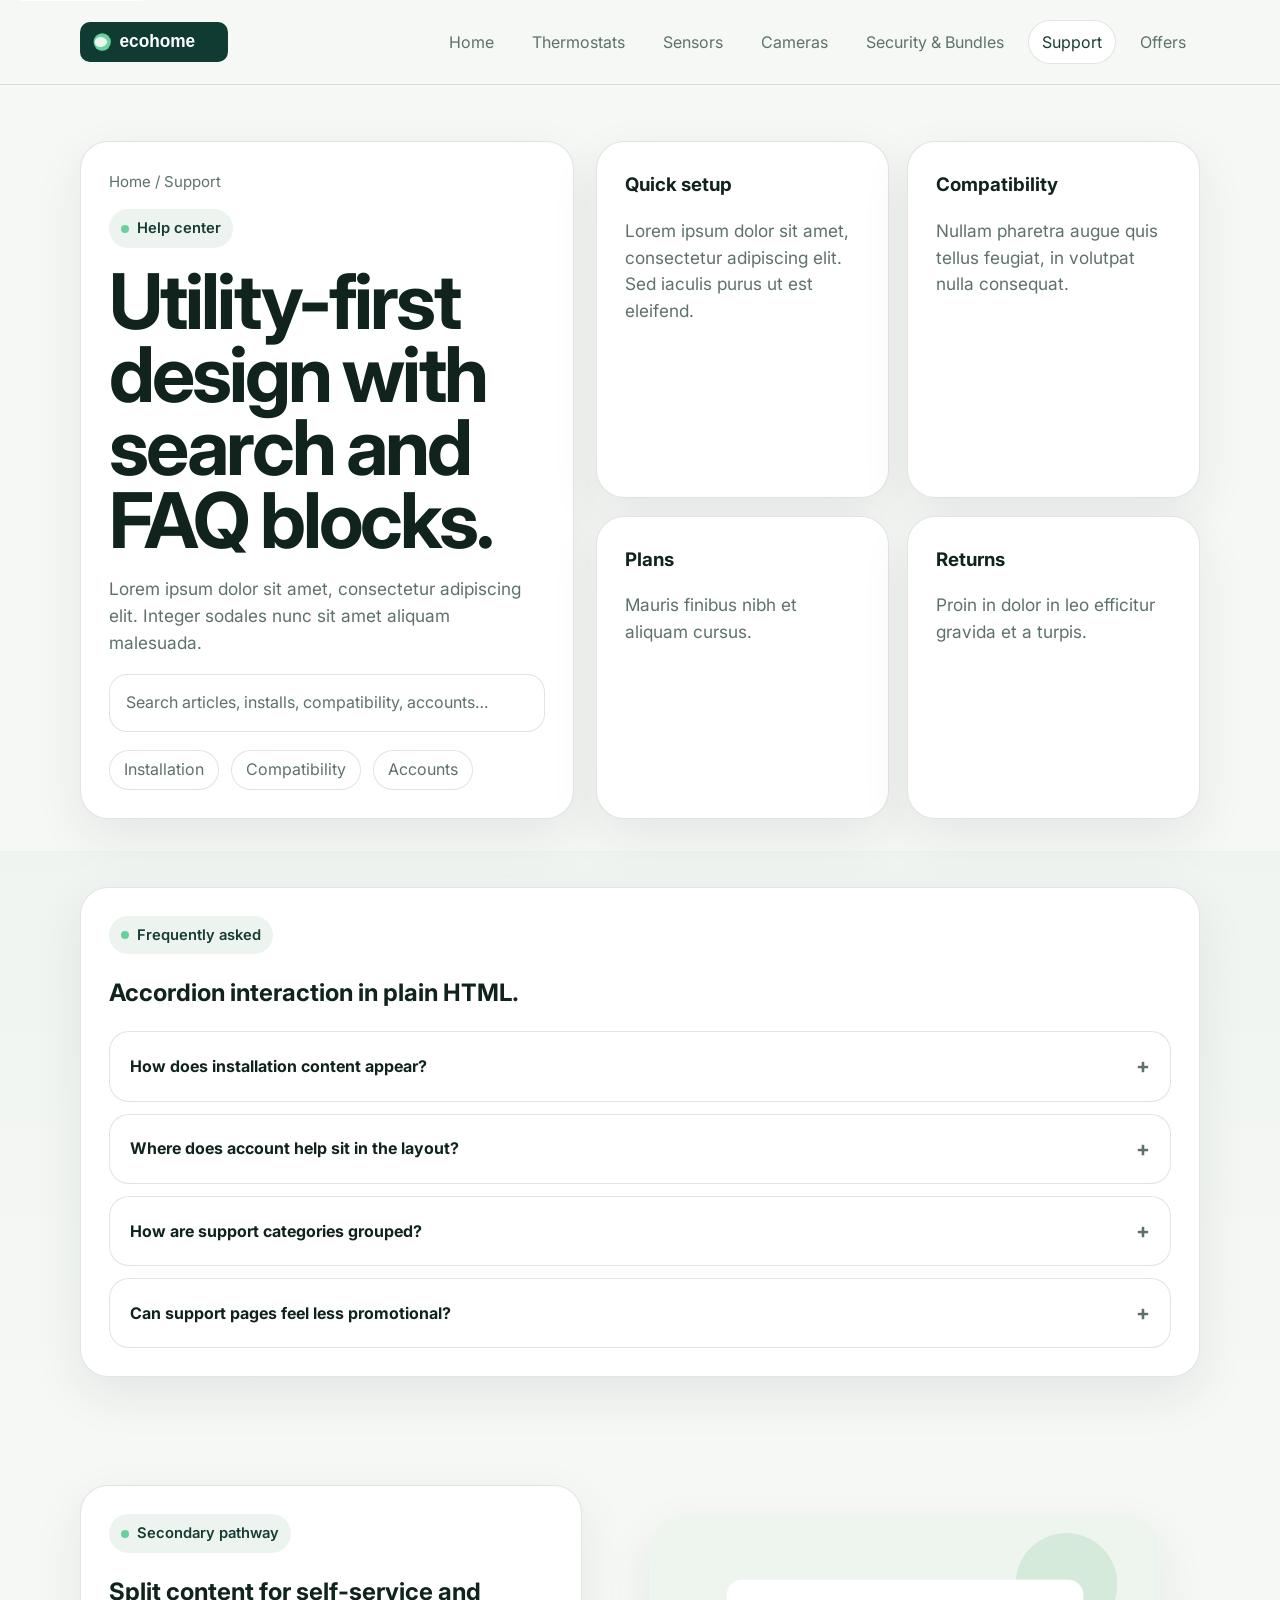
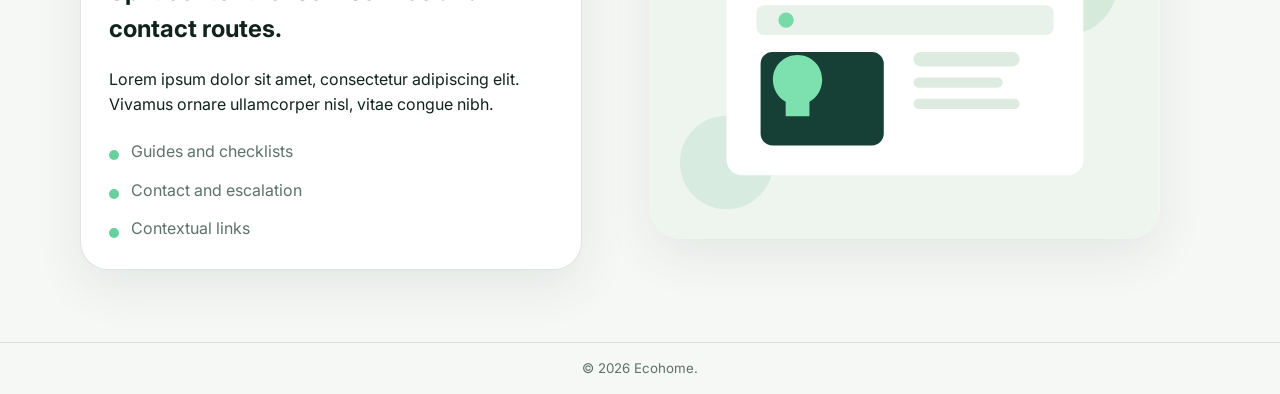
<file: support.html>
<!doctype html>
<html lang="en">

<head>
    <title>Ecohome — Support</title>
    <meta charset="utf-8">
    <meta name="viewport" content="width=device-width, initial-scale=1">
    <meta name="description" content="Multi-page website" />
    <meta name="author" content="Serhii Voznytsia" />
    <link rel="preconnect" href="https://fonts.googleapis.com">
    <link rel="preconnect" href="https://fonts.gstatic.com" crossorigin>
    <link href="https://fonts.googleapis.com/css2?family=Inter:wght@400;500;600;700;800&display=swap" rel="stylesheet">
    <link rel="stylesheet" href="css/styles.css">
    <script src="js/main.js" defer></script>
</head>

<body>
    <a class="skip-link" href="#content">Skip to content</a>
    <header class="site-header">
        <div class="container site-header__inner">
            <a class="brand" href="index.html" aria-label="Ecohome home"><img src="pic/logo.svg" alt="Ecohome logo" width="148" height="40"></a>
            <button class="nav-toggle" data-nav-toggle aria-expanded="false" aria-controls="site-nav">Menu</button>
            <nav class="site-nav" id="site-nav" aria-label="Primary" data-nav>
                <a href="index.html">Home</a><a href="thermostats.html">Thermostats</a><a href="sensors.html">Sensors</a><a href="cameras.html">Cameras</a><a href="security-bundles.html">Security &amp; Bundles</a><a href="support.html" class="is-active">Support</a><a href="offers.html">Offers</a>
            </nav>
        </div>
    </header>
    <main id="content">
        <section class="page-hero">
            <div class="container help-shell">
                <section class="search-card reveal">
                    <div class="breadcrumbs">Home / Support</div>
                    <span class="eyebrow">Help center</span>
                    <h1>Utility-first design with search and FAQ blocks.</h1>
                    <p>Lorem ipsum dolor sit amet, consectetur adipiscing elit. Integer sodales nunc sit amet aliquam malesuada.</p>
                    <div class="search-input" aria-label="Support search">Search articles, installs, compatibility, accounts…</div>
                    <div class="kicker-list"><span>Installation</span><span>Compatibility</span><span>Accounts</span></div>
                </section>
                <div class="support-grid">
                    <article class="faq-card reveal">
                        <h3>Quick setup</h3>
                        <p class="muted">Lorem ipsum dolor sit amet, consectetur adipiscing elit. Sed iaculis purus ut est eleifend.</p>
                    </article>
                    <article class="faq-card reveal">
                        <h3>Compatibility</h3>
                        <p class="muted">Nullam pharetra augue quis tellus feugiat, in volutpat nulla consequat.</p>
                    </article>
                    <article class="faq-card reveal">
                        <h3>Plans</h3>
                        <p class="muted">Mauris finibus nibh et aliquam cursus.</p>
                    </article>
                    <article class="faq-card reveal">
                        <h3>Returns</h3>
                        <p class="muted">Proin in dolor in leo efficitur gravida et a turpis.</p>
                    </article>
                </div>
            </div>
        </section>
        <section class="section section--alt">
            <div class="container faq-card reveal">
                <span class="eyebrow">Frequently asked</span>
                <h2>Accordion interaction in plain HTML.</h2>
                <div class="faq-list">
                    <details class="faq-item">
                        <summary>How does installation content appear?</summary>
                        <p>Lorem ipsum dolor sit amet, consectetur adipiscing elit. Sed tincidunt augue et dictum placerat.</p>
                    </details>
                    <details class="faq-item">
                        <summary>Where does account help sit in the layout?</summary>
                        <p>Integer sed nibh at ipsum faucibus semper. Etiam malesuada sapien non dui ultrices, vel luctus nibh ultrices.</p>
                    </details>
                    <details class="faq-item">
                        <summary>How are support categories grouped?</summary>
                        <p>Aliquam erat volutpat. Pellentesque interdum sapien at lorem lobortis, nec tristique velit pellentesque.</p>
                    </details>
                    <details class="faq-item">
                        <summary>Can support pages feel less promotional?</summary>
                        <p>Curabitur posuere, est non consectetur interdum, eros massa imperdiet massa, eget facilisis velit odio in nisl.</p>
                    </details>
                </div>
            </div>
        </section>
        <section class="section">
            <div class="container split">
                <div class="panel reveal">
                    <span class="eyebrow">Secondary pathway</span>
                    <h2>Split content for self-service and contact routes.</h2>
                    <p>Lorem ipsum dolor sit amet, consectetur adipiscing elit. Vivamus ornare ullamcorper nisl, vitae congue nibh.</p>
                    <ul class="feature-list">
                        <li>Guides and checklists</li>
                        <li>Contact and escalation</li>
                        <li>Contextual links</li>
                    </ul>
                </div>
                <figure class="visual-card reveal"><img src="pic/hero-support.svg" alt="Section illustration for support" width="1200" height="760"></figure>
            </div>
        </section>
    </main>
    <footer class="site-footer">
        <div class="container site-footer__grid">
            <small>© <span data-year></span> Ecohome.</small>
        </div>
    </footer>
</body>

</html>
</file>
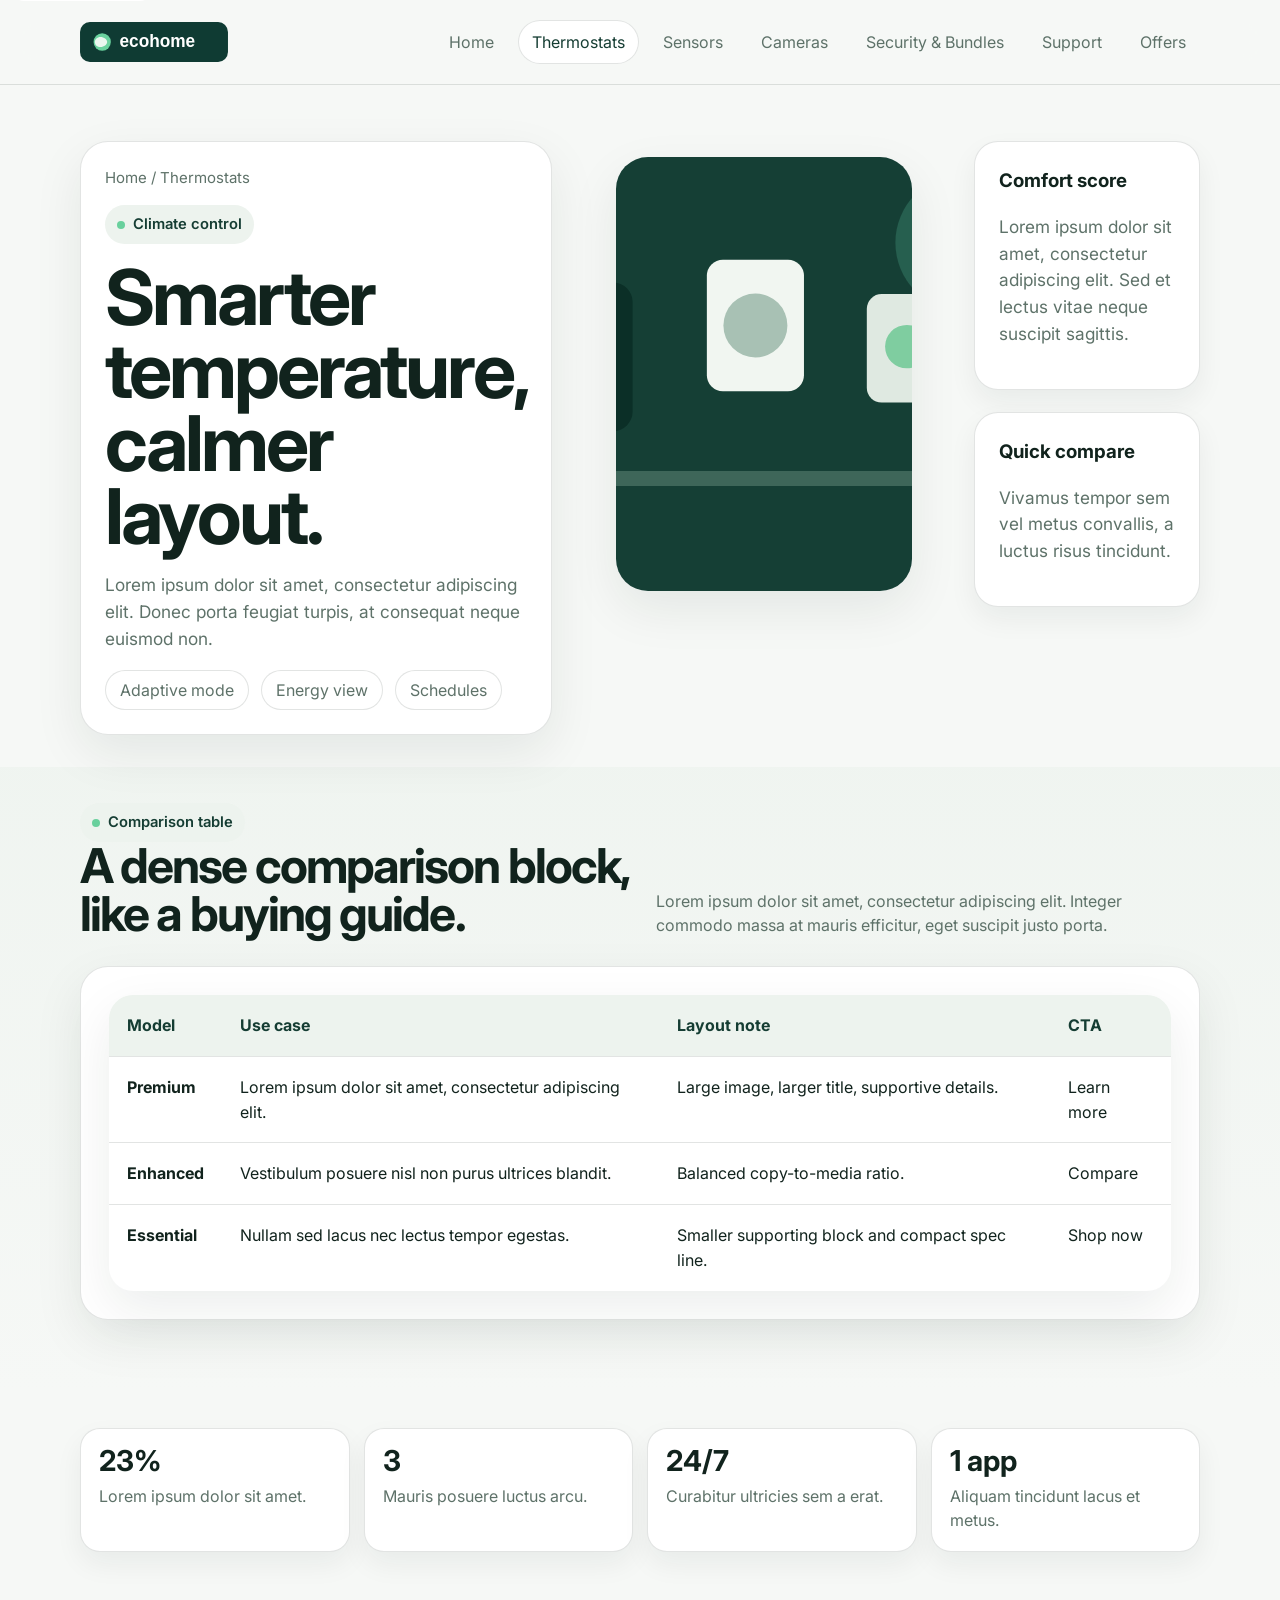
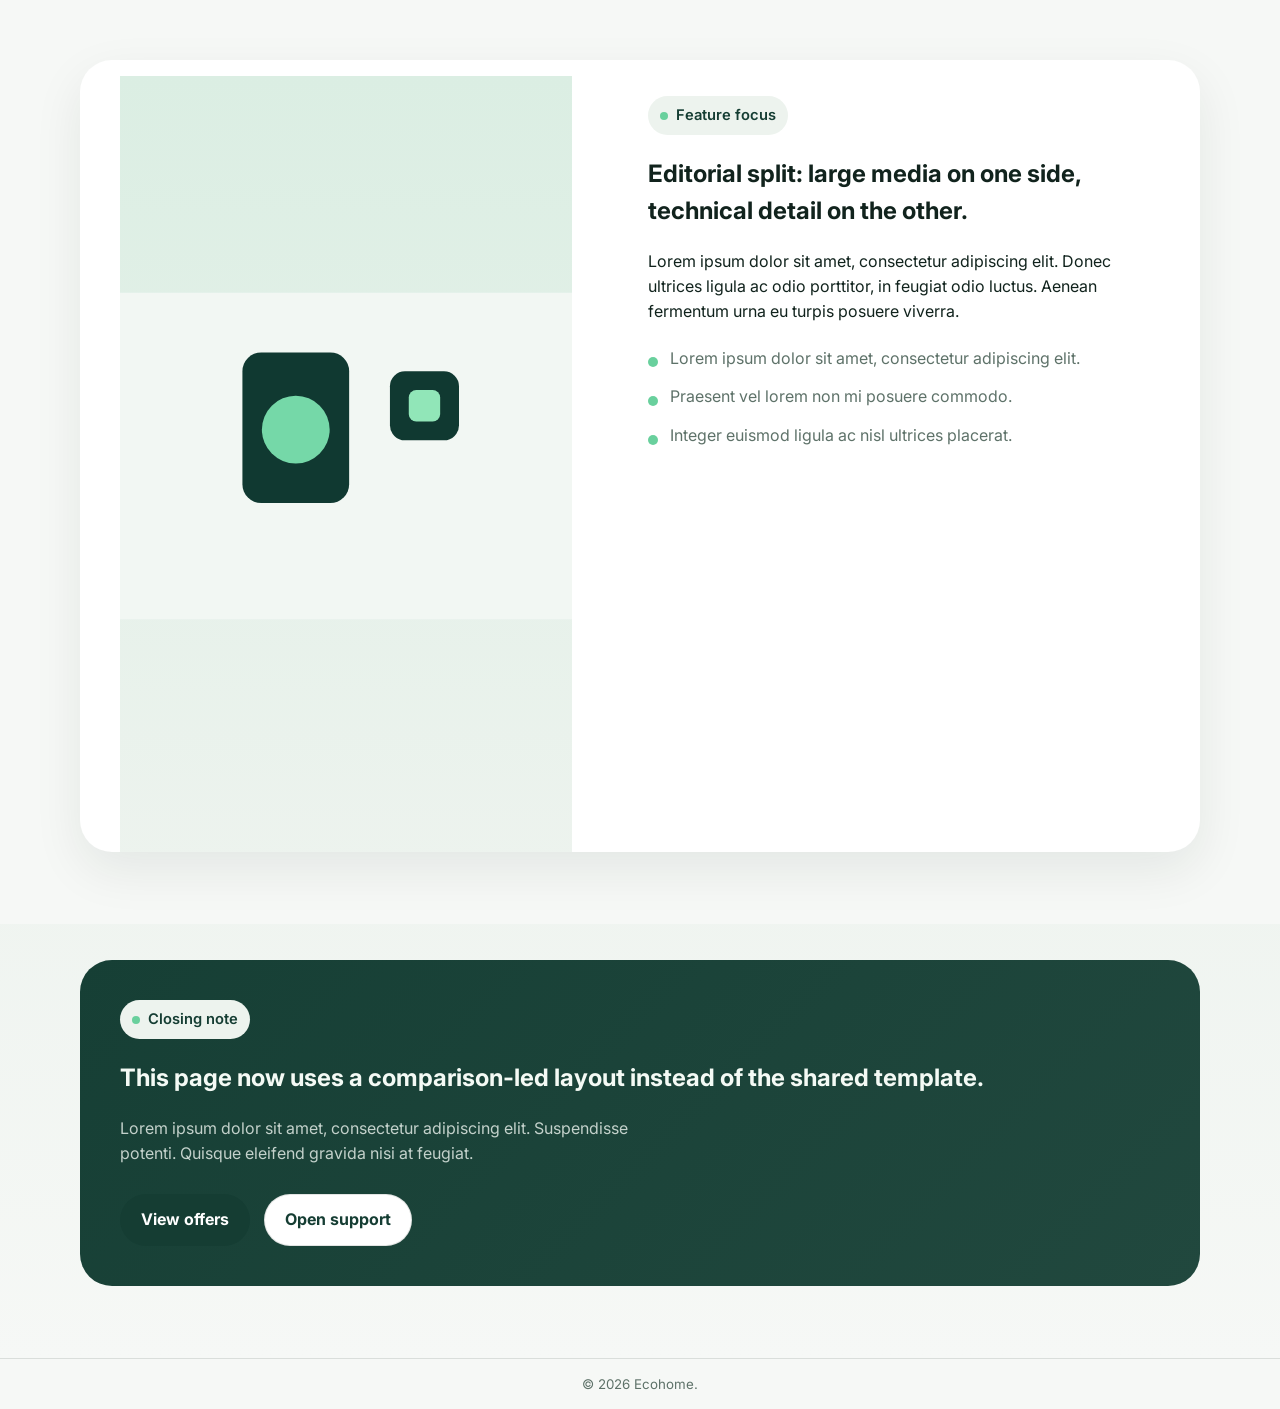
<file: thermostats.html>
<!doctype html>
<html lang="en">

<head>
    <title>Ecohome — Thermostats</title>
    <meta charset="utf-8">
    <meta name="viewport" content="width=device-width, initial-scale=1">
    <meta name="description" content="Multi-page website" />
    <meta name="author" content="Serhii Voznytsia" />
    <link rel="preconnect" href="https://fonts.googleapis.com">
    <link rel="preconnect" href="https://fonts.gstatic.com" crossorigin>
    <link href="https://fonts.googleapis.com/css2?family=Inter:wght@400;500;600;700;800&display=swap" rel="stylesheet">
    <link rel="stylesheet" href="css/styles.css">
    <script src="js/main.js" defer></script>
</head>

<body>
    <a class="skip-link" href="#content">Skip to content</a>
    <header class="site-header">
        <div class="container site-header__inner">
            <a class="brand" href="index.html" aria-label="Ecohome home"><img src="pic/logo.svg" alt="Ecohome logo" width="148" height="40"></a>
            <button class="nav-toggle" data-nav-toggle aria-expanded="false" aria-controls="site-nav">Menu</button>
            <nav class="site-nav" id="site-nav" aria-label="Primary" data-nav>
                <a href="index.html">Home</a><a href="thermostats.html" class="is-active">Thermostats</a><a href="sensors.html">Sensors</a><a href="cameras.html">Cameras</a><a href="security-bundles.html">Security &amp; Bundles</a><a href="support.html">Support</a><a href="offers.html">Offers</a>
            </nav>
        </div>
    </header>
    <main id="content">
        <section class="page-hero">
            <div class="container stack-layout">
                <aside class="stack-card reveal">
                    <div class="breadcrumbs">Home / Thermostats</div>
                    <span class="eyebrow">Climate control</span>
                    <h1>Smarter temperature, calmer layout.</h1>
                    <p>Lorem ipsum dolor sit amet, consectetur adipiscing elit. Donec porta feugiat turpis, at consequat neque euismod non.</p>
                    <div class="kicker-list"><span>Adaptive mode</span><span>Energy view</span><span>Schedules</span></div>
                </aside>
                <div class="mosaic">
                    <figure class="visual-card reveal">
                        <img src="pic/hero-thermostats.svg" alt="Section illustration for thermostats" width="1200" height="760">
                    </figure>
                    <div class="mosaic__stack">
                        <article class="mini-card reveal">
                            <h3>Comfort score</h3>
                            <p class="muted">Lorem ipsum dolor sit amet, consectetur adipiscing elit. Sed et lectus vitae neque suscipit sagittis.</p>
                        </article>
                        <article class="mini-card reveal">
                            <h3>Quick compare</h3>
                            <p class="muted">Vivamus tempor sem vel metus convallis, a luctus risus tincidunt.</p>
                        </article>
                    </div>
                </div>
            </div>
        </section>
        <section class="section section--alt" id="details">
            <div class="container">
                <div class="section__head reveal">
                    <div><span class="eyebrow">Comparison table</span>
                        <h2>A dense comparison block, like a buying guide.</h2>
                    </div>
                    <p>Lorem ipsum dolor sit amet, consectetur adipiscing elit. Integer commodo massa at mauris efficitur, eget suscipit justo porta.</p>
                </div>
                <div class="panel reveal">
                    <table class="product-table">
                        <thead>
                            <tr>
                                <th>Model</th>
                                <th>Use case</th>
                                <th>Layout note</th>
                                <th>CTA</th>
                            </tr>
                        </thead>
                        <tbody>
                            <tr>
                                <td><strong>Premium</strong></td>
                                <td>Lorem ipsum dolor sit amet, consectetur adipiscing elit.</td>
                                <td>Large image, larger title, supportive details.</td>
                                <td>Learn more</td>
                            </tr>
                            <tr>
                                <td><strong>Enhanced</strong></td>
                                <td>Vestibulum posuere nisl non purus ultrices blandit.</td>
                                <td>Balanced copy-to-media ratio.</td>
                                <td>Compare</td>
                            </tr>
                            <tr>
                                <td><strong>Essential</strong></td>
                                <td>Nullam sed lacus nec lectus tempor egestas.</td>
                                <td>Smaller supporting block and compact spec line.</td>
                                <td>Shop now</td>
                            </tr>
                        </tbody>
                    </table>
                </div>
            </div>
        </section>
        <section class="section">
            <div class="container metric-band">
                <article class="reveal"><strong>23%</strong><span class="muted">Lorem ipsum dolor sit amet.</span></article>
                <article class="reveal"><strong>3</strong><span class="muted">Mauris posuere luctus arcu.</span></article>
                <article class="reveal"><strong>24/7</strong><span class="muted">Curabitur ultricies sem a erat.</span></article>
                <article class="reveal"><strong>1 app</strong><span class="muted">Aliquam tincidunt lacus et metus.</span></article>
            </div>
        </section>
        <section class="section">
            <div class="container editorial">
                <figure class="editorial__media reveal"><img src="pic/card-1.svg" alt="Feature illustration" width="1200" height="760"></figure>
                <div class="editorial__content reveal">
                    <span class="eyebrow">Feature focus</span>
                    <h2>Editorial split: large media on one side, technical detail on the other.</h2>
                    <p>Lorem ipsum dolor sit amet, consectetur adipiscing elit. Donec ultrices ligula ac odio porttitor, in feugiat odio luctus. Aenean fermentum urna eu turpis posuere viverra.</p>
                    <ul class="feature-list">
                        <li>Lorem ipsum dolor sit amet, consectetur adipiscing elit.</li>
                        <li>Praesent vel lorem non mi posuere commodo.</li>
                        <li>Integer euismod ligula ac nisl ultrices placerat.</li>
                    </ul>
                </div>
            </div>
        </section>
        <section class="section section--alt">
            <div class="container cta reveal">
                <span class="eyebrow">Closing note</span>
                <h2>This page now uses a comparison-led layout instead of the shared template.</h2>
                <p>Lorem ipsum dolor sit amet, consectetur adipiscing elit. Suspendisse potenti. Quisque eleifend gravida nisi at feugiat.</p>
                <div class="cta__actions"><a class="button button--primary" href="offers.html">View offers</a><a class="button button--secondary" href="support.html">Open support</a></div>
            </div>
        </section>
    </main>
    <footer class="site-footer">
        <div class="container site-footer__grid">
            <small>© <span data-year></span> Ecohome.</small>
        </div>
    </footer>
</body>

</html>
</file>
<file: css/styles.css>
* {
    box-sizing: border-box;
}
html {
    --bg: #f6f8f6;
    --surface: #ffffff;
    --surface-alt: #edf3ee;
    --surface-dark: #14372f;
    --text: #11231d;
    --muted: #5e7269;
    --line: rgba(17, 35, 29, 0.12);
    --brand: #153d33;
    --brand-2: #69d09d;
    --brand-3: #dff4e7;
    --shadow: 0 18px 50px rgba(17, 35, 29, 0.08);
    --shadow-soft: 0 12px 28px rgba(17, 35, 29, 0.06);
    --radius: 24px;
    --container: min(1120px, calc(100% - 32px));
    --header-height: 84px;
    scroll-behavior: smooth;
}
body {
    margin: 0;
    font-family: Inter, ui-sans-serif, system-ui, -apple-system, BlinkMacSystemFont, "Segoe UI", sans-serif;
    color: var(--text);
    background: var(--bg);
    line-height: 1.55;
}
a {
    color: inherit;
    text-decoration: none;
}
img {
    max-width: 100%;
    display: block;
}
button, input {
    font: inherit;
}
.container {
    width: var(--container);
    margin-inline: auto;
}
.skip-link {
    position: absolute;
    left: 12px;
    top: -44px;
    background: #fff;
    padding: 10px 14px;
    border-radius: 12px;
    z-index: 1000;
}
.skip-link:focus {
    top: 12px;
}
.site-header {
    position: sticky;
    top: 0;
    z-index: 20;
    backdrop-filter: blur(18px);
    background: rgba(246, 248, 246, 0.84);
    border-bottom: 1px solid var(--line);
}
.site-header__inner {
    min-height: var(--header-height);
    display: flex;
    align-items: center;
    justify-content: space-between;
    gap: 24px;
}
.brand {
    display: inline-flex;
    align-items: center;
    gap: 12px;
    font-weight: 800;
}
.brand img {
    width: 148px;
    height: auto;
}
.site-nav {
    display: flex;
    align-items: center;
    gap: 10px;
}
.site-nav a {
    padding: 10px 14px;
    border-radius: 999px;
    color: var(--muted);
    transition: .25s ease;
    position: relative;
}
.site-nav a:hover, .site-nav a:focus-visible, .site-nav a.is-active {
    background: var(--surface);
    color: var(--brand);
    box-shadow: 0 0 0 1px var(--line) inset;
}
.nav-toggle {
    display: none;
    border: 1px solid var(--line);
    background: var(--surface);
    color: var(--brand);
    padding: 12px 14px;
    border-radius: 14px;
}
main {
    display: block;
}
.hero, .page-hero {
    padding: 56px 0 32px;
}
.hero__grid {
    display: grid;
    grid-template-columns: 1.05fr .95fr;
    gap: 32px;
    align-items: center;
}
.eyebrow {
    display: inline-flex;
    align-items: center;
    gap: 8px;
    padding: 8px 12px;
    border-radius: 999px;
    background: var(--surface-alt);
    color: var(--brand);
    font-size: .92rem;
    font-weight: 600;
}
.eyebrow::before {
    content: "";
    width: 8px;
    height: 8px;
    border-radius: 50%;
    background: var(--brand-2);
}
.hero h1, .page-hero h1, .display-title {
    font-size: clamp(2.8rem, 6vw, 5rem);
    line-height: .95;
    letter-spacing: -0.04em;
    margin: 18px 0;
}
.hero p, .page-hero p {
    font-size: 1.08rem;
    max-width: 62ch;
    color: var(--muted);
}
.hero__actions, .cta__actions, .form-actions {
    display: flex;
    flex-wrap: wrap;
    gap: 14px;
    margin-top: 28px;
}
.button {
    display: inline-flex;
    align-items: center;
    justify-content: center;
    gap: 10px;
    min-height: 52px;
    padding: 0 20px;
    border-radius: 999px;
    border: 1px solid transparent;
    transition: .25s ease;
    font-weight: 700;
}
.button--primary {
    background: var(--brand);
    color: #fff;
}
.button--primary:hover {
    transform: translateY(-1px);
    box-shadow: var(--shadow);
}
.button--secondary {
    border-color: var(--line);
    background: var(--surface);
    color: var(--brand);
}
.button--secondary:hover {
    border-color: rgba(17, 35, 29, .2);
}
.visual-card {
    position: relative;
    border-radius: calc(var(--radius) + 8px);
    overflow: hidden;
    background: var(--surface);
    box-shadow: var(--shadow);
}
.visual-card img {
    width: 100%;
    height: 100%;
    object-fit: cover;
}
.hero__stats {
    display: grid;
    grid-template-columns: repeat(3, 1fr);
    gap: 16px;
    margin-top: 28px;
}
.stat {
    background: var(--surface);
    border: 1px solid var(--line);
    padding: 18px;
    border-radius: 20px;
    box-shadow: var(--shadow-soft);
}
.stat strong {
    display: block;
    font-size: 1.9rem;
    line-height: 1;
    margin-bottom: 10px;
    color: var(--brand);
}
.section {
    padding: 36px 0 72px;
}
.section--alt {
    background: linear-gradient(180deg, rgba(237, 243, 238, .72), rgba(246, 248, 246, 0));
}
.section__head {
    display: flex;
    justify-content: space-between;
    align-items: end;
    gap: 20px;
    margin-bottom: 28px;
}
.section__head h2 {
    margin: 0;
    font-size: clamp(2rem, 4vw, 3rem);
    line-height: 1;
    letter-spacing: -0.04em;
}
.section__head p {
    max-width: 60ch;
    margin: 0;
    color: var(--muted);
}
.card-grid {
    display: grid;
    grid-template-columns: repeat(3, 1fr);
    gap: 22px;
}
.card {
    background: var(--surface);
    border: 1px solid var(--line);
    border-radius: var(--radius);
    overflow: hidden;
    box-shadow: var(--shadow);
}
.card__body {
    padding: 22px;
}
.card__body h3 {
    margin: 0 0 8px;
    font-size: 1.2rem;
}
.card__body p {
    margin: 0;
    color: var(--muted);
}
.split {
    display: grid;
    grid-template-columns: .92fr 1.08fr;
    gap: 28px;
    align-items: center;
}
.split--reverse {
    grid-template-columns: 1.08fr .92fr;
}
.panel {
    background: var(--surface);
    border: 1px solid var(--line);
    border-radius: calc(var(--radius) + 4px);
    padding: 28px;
    box-shadow: var(--shadow);
}
.panel--dark {
    background: linear-gradient(180deg, #1a4339, #112e27);
    color: #eef7f1;
    border-color: rgba(255, 255, 255, .08);
}
.panel--dark p, .panel--dark li, .panel--dark .muted-light {
    color: rgba(238, 247, 241, .76);
}
.feature-list {
    list-style: none;
    margin: 22px 0 0;
    padding: 0;
    display: grid;
    gap: 14px;
}
.feature-list li {
    position: relative;
    padding-left: 22px;
    color: var(--muted);
}
.feature-list li::before {
    content: "";
    position: absolute;
    left: 0;
    top: .72em;
    width: 10px;
    height: 10px;
    border-radius: 50%;
    background: var(--brand-2);
}
.product-table {
    width: 100%;
    border-collapse: collapse;
    overflow: hidden;
    border-radius: 24px;
    background: var(--surface);
    box-shadow: var(--shadow);
}
.product-table th, .product-table td {
    padding: 18px;
    text-align: left;
    border-bottom: 1px solid var(--line);
    vertical-align: top;
}
.product-table thead th {
    color: var(--brand);
    background: var(--surface-alt);
}
.product-table tbody tr:last-child td {
    border-bottom: none;
}
.quote-grid {
    display: grid;
    grid-template-columns: repeat(3, 1fr);
    gap: 22px;
}
.quote {
    padding: 24px;
    border-radius: var(--radius);
    background: linear-gradient(180deg, #163f35, #0f3028);
    color: #eef5ef;
}
.quote p {
    margin: 0 0 16px;
    font-size: 1.04rem;
}
.quote cite {
    color: rgba(255, 255, 255, .72);
    font-style: normal;
}
.icon-row {
    display: grid;
    grid-template-columns: repeat(4, 1fr);
    gap: 18px;
}
.icon-box {
    background: var(--surface);
    border-radius: 22px;
    border: 1px solid var(--line);
    padding: 22px;
    text-align: center;
    box-shadow: var(--shadow);
}
.icon-box strong {
    display: block;
    margin-top: 12px;
}
.icon-box span {
    color: var(--muted);
    font-size: .95rem;
}
.cta {
    padding: 40px;
    border-radius: 32px;
    background: linear-gradient(135deg, #163f35, #21483e);
    color: #f4faf5;
}
.cta p {
    color: rgba(244, 250, 245, .78);
    max-width: 54ch;
}
.site-footer {
    padding: 15px 0;
    border-top: 1px solid var(--line);
}
.site-footer__grid {
    display: flex;
    align-items: center;
    justify-content: center;
}
.site-footer small, .site-footer p {
    color: var(--muted);
    margin: 0;
}
.breadcrumbs {
    color: var(--muted);
    font-size: .94rem;
    margin-bottom: 16px;
}
.kicker-list {
    display: flex;
    flex-wrap: wrap;
    gap: 12px;
    margin-top: 18px;
}
.kicker-list span {
    display: inline-flex;
    align-items: center;
    min-height: 40px;
    padding: 0 14px;
    border-radius: 999px;
    background: var(--surface);
    border: 1px solid var(--line);
    color: var(--muted);
}
.reveal {
    opacity: 0;
    transform: translateY(24px);
    transition: opacity .6s ease, transform .6s ease;
}
.reveal.is-visible {
    opacity: 1;
    transform: translateY(0);
}
.mosaic {
    display: grid;
    grid-template-columns: 1.25fr .75fr;
    gap: 22px;
}
.mosaic__stack {
    display: grid;
    gap: 22px;
}
.mini-card {
    background: var(--surface);
    border: 1px solid var(--line);
    border-radius: 24px;
    padding: 24px;
    box-shadow: var(--shadow-soft);
}
.mini-card h3, .stack-card h3, .promo-card h3, .faq-card h3, .story-card h3, .plan-card h3, .timeline-card h3 {
    margin-top: 0;
}
.metric-band {
    display: grid;
    grid-template-columns: repeat(4, 1fr);
    gap: 14px;
}
.metric-band article {
    background: var(--surface);
    border: 1px solid var(--line);
    border-radius: 20px;
    padding: 18px;
    box-shadow: var(--shadow-soft);
}
.metric-band strong {
    display: block;
    font-size: 1.8rem;
    line-height: 1;
    margin-bottom: 8px;
}
.stack-layout {
    display: grid;
    grid-template-columns: .72fr 1.28fr;
    gap: 24px;
    align-items: start;
}
.stack-card {
    background: var(--surface);
    border-radius: 28px;
    border: 1px solid var(--line);
    padding: 24px;
    box-shadow: var(--shadow);
}
.editorial {
    display: grid;
    grid-template-columns: .95fr 1.05fr;
    gap: 0;
    border-radius: 32px;
    overflow: hidden;
    background: var(--surface);
    box-shadow: var(--shadow);
}
.editorial__media {
    min-height: 100%;
    background: linear-gradient(180deg, #dbeee3, #edf3ee);
}
.editorial__content {
    padding: 36px;
}
.steps-grid {
    display: grid;
    grid-template-columns: repeat(3, 1fr);
    gap: 18px;
}
.step-card {
    padding: 24px;
    border: 1px solid var(--line);
    border-radius: 24px;
    background: linear-gradient(180deg, #fff, #f8faf8);
    box-shadow: var(--shadow-soft);
}
.step-index {
    display: inline-flex;
    align-items: center;
    justify-content: center;
    width: 44px;
    height: 44px;
    border-radius: 50%;
    background: var(--brand-3);
    color: var(--brand);
    font-weight: 800;
    margin-bottom: 14px;
}
.media-stage {
    background: linear-gradient(140deg, #163f35, #102b24);
    color: #eef7f1;
    border-radius: 36px;
    padding: 34px;
    overflow: hidden;
}
.media-stage__grid {
    display: grid;
    grid-template-columns: 1fr .95fr;
    gap: 24px;
    align-items: center;
}
.floating-panels {
    display: grid;
    gap: 18px;
}
.floating-panels article {
    background: rgba(255, 255, 255, .08);
    border: 1px solid rgba(255, 255, 255, .1);
    backdrop-filter: blur(6px);
    border-radius: 24px;
    padding: 20px;
}
.dark-grid {
    display: grid;
    grid-template-columns: repeat(3, 1fr);
    gap: 18px;
}
.dark-grid .card {
    background: rgba(21, 61, 51, .06);
}
.bundle-shell {
    display: grid;
    grid-template-columns: .85fr 1.15fr;
    gap: 24px;
    align-items: stretch;
}
.plan-grid {
    display: grid;
    grid-template-columns: repeat(3, 1fr);
    gap: 18px;
}
.plan-card {
    background: var(--surface);
    border: 1px solid var(--line);
    border-radius: 28px;
    padding: 28px;
    box-shadow: var(--shadow);
}
.plan-card--featured {
    transform: translateY(-10px);
    border-color: rgba(21, 61, 51, .24);
}
.price {
    font-size: clamp(2.2rem, 4vw, 3rem);
    line-height: 1;
    margin: 10px 0;
    font-weight: 800;
    color: var(--brand);
}
.tier {
    color: var(--muted);
    font-weight: 700;
}
.help-shell {
    display: grid;
    grid-template-columns: .9fr 1.1fr;
    gap: 22px;
}
.search-card, .faq-card, .promo-card, .story-card, .timeline-card {
    background: var(--surface);
    border: 1px solid var(--line);
    border-radius: 28px;
    padding: 28px;
    box-shadow: var(--shadow);
}
.search-input {
    display: flex;
    align-items: center;
    min-height: 58px;
    border: 1px solid var(--line);
    border-radius: 18px;
    background: #fff;
    padding: 0 16px;
    color: var(--muted);
}
.support-grid {
    display: grid;
    grid-template-columns: repeat(2, 1fr);
    gap: 18px;
}
.faq-list {
    display: grid;
    gap: 12px;
}
.faq-item {
    border: 1px solid var(--line);
    border-radius: 20px;
    overflow: hidden;
    background: #fff;
}
.faq-item summary {
    list-style: none;
    cursor: pointer;
    padding: 18px 20px;
    font-weight: 700;
    display: flex;
    justify-content: space-between;
    align-items: center;
}
.faq-item summary::-webkit-details-marker {
    display: none;
}
.faq-item summary::after {
    content: '+';
    font-size: 1.3rem;
    color: var(--muted);
}
.faq-item[open] summary::after {
    content: '–';
}
.faq-item p {
    padding: 0 20px 18px;
    margin: 0;
    color: var(--muted);
}
.offers-hero {
    display: grid;
    grid-template-columns: 1.08fr .92fr;
    gap: 22px;
    align-items: stretch;
}
.ribbon {
    display: inline-flex;
    align-items: center;
    min-height: 34px;
    padding: 0 12px;
    border-radius: 999px;
    background: #fff;
    border: 1px solid var(--line);
    color: var(--brand);
    font-size: .88rem;
    font-weight: 700;
}
.promo-grid {
    display: grid;
    grid-template-columns: repeat(3, 1fr);
    gap: 18px;
}
.promo-card--accent {
    background: linear-gradient(135deg, #163f35, #254d42);
    color: #eef7f1;
}
.promo-card--accent p, .promo-card--accent li {
    color: rgba(238, 247, 241, .76);
}
.offer-strip {
    display: grid;
    grid-template-columns: repeat(4, 1fr);
    gap: 16px;
}
.offer-strip article {
    background: var(--surface);
    border-radius: 22px;
    border: 1px solid var(--line);
    padding: 20px;
    box-shadow: var(--shadow-soft);
}
.timeline {
    display: grid;
    gap: 18px;
}
.timeline article {
    display: grid;
    grid-template-columns: 88px 1fr;
    gap: 18px;
    align-items: start;
}
.timeline time {
    display: inline-flex;
    align-items: center;
    justify-content: center;
    min-height: 44px;
    border-radius: 14px;
    background: var(--surface-alt);
    color: var(--brand);
    font-weight: 800;
}
.story-grid {
    display: grid;
    grid-template-columns: repeat(3, 1fr);
    gap: 18px;
}
.muted {
    color: var(--muted);
}
.center {
    text-align: center;
}

@media (max-width: 980px) {
    .hero__grid, .split, .split--reverse, .card-grid, .quote-grid, .icon-row,
    .mosaic, .stack-layout, .editorial, .media-stage__grid, .dark-grid, .bundle-shell,
    .plan-grid, .help-shell, .support-grid, .offers-hero, .promo-grid, .story-grid,
    .steps-grid, .offer-strip, .metric-band {
        grid-template-columns: 1fr;
    }
    .hero__stats {
        grid-template-columns: 1fr;
    }
    .section__head {
        align-items: start;
        flex-direction: column;
    }
    .site-nav {
        position: fixed;
        inset: calc(var(--header-height) + 8px) 16px auto 16px;
        flex-direction: column;
        align-items: stretch;
        background: rgba(255, 255, 255, .98);
        border: 1px solid var(--line);
        border-radius: 24px;
        padding: 14px;
        box-shadow: var(--shadow);
        display: none;
    }
    .site-nav.is-open {
        display: flex;
    }
    .nav-toggle {
        display: inline-flex;
    }
    .plan-card--featured {
        transform: none;
    }
    .timeline article {
        grid-template-columns: 1fr;
    }
}
</file>
